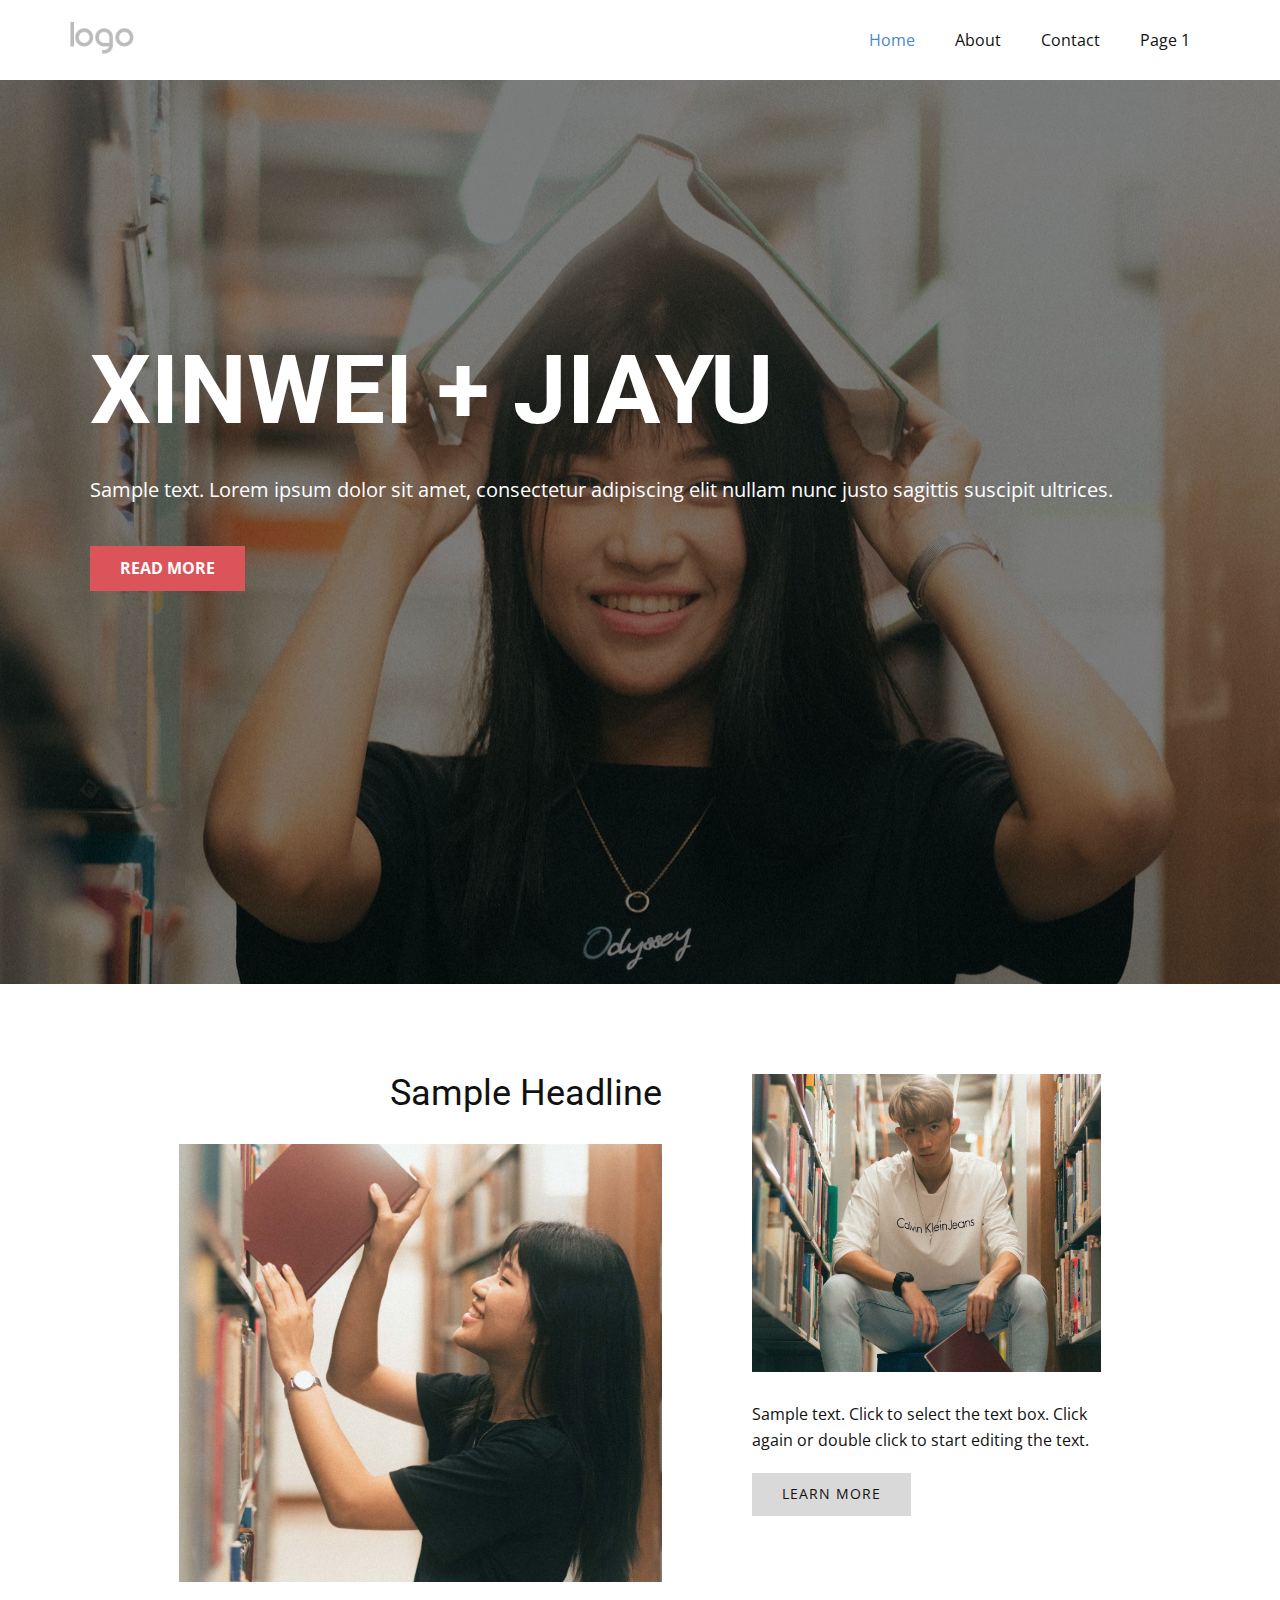
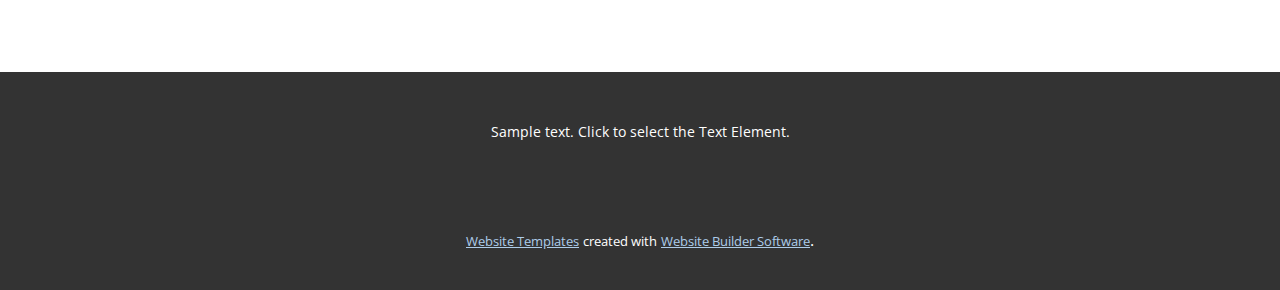
<file: index.html>
<!DOCTYPE html>
<html style="font-size: 16px;" lang="en"><head>
    <meta name="viewport" content="width=device-width, initial-scale=1.0">
    <meta charset="utf-8">
    <meta name="keywords" content="XINWEI + JIAYU">
    <meta name="description" content="">
    <title>Home</title>
    <link rel="stylesheet" href="nicepage.css" media="screen">
<link rel="stylesheet" href="Home.css" media="screen">
    <script class="u-script" type="text/javascript" src="jquery.js" defer=""></script>
    <script class="u-script" type="text/javascript" src="nicepage.js" defer=""></script>
    <meta name="generator" content="Nicepage 4.20.1, nicepage.com">
    <link id="u-theme-google-font" rel="stylesheet" href="https://fonts.googleapis.com/css?family=Roboto:100,100i,300,300i,400,400i,500,500i,700,700i,900,900i|Open+Sans:300,300i,400,400i,500,500i,600,600i,700,700i,800,800i">
    
    
    
    <script type="application/ld+json">{
		"@context": "http://schema.org",
		"@type": "Organization",
		"name": "",
		"logo": "images/default-logo.png"
}</script>
    <meta name="theme-color" content="#478ac9">
    <meta property="og:title" content="Home">
    <meta property="og:type" content="website">
  </head>
  <body data-home-page="Home.html" data-home-page-title="Home" class="u-body u-xl-mode" data-lang="en"><header class="u-clearfix u-header u-header" id="sec-844d"><div class="u-clearfix u-sheet u-valign-middle u-sheet-1">
        <a href="https://nicepage.com" class="u-image u-logo u-image-1">
          <img src="images/default-logo.png" class="u-logo-image u-logo-image-1">
        </a>
        <nav class="u-menu u-menu-dropdown u-offcanvas u-menu-1">
          <div class="menu-collapse" style="font-size: 1rem; letter-spacing: 0px;">
            <a class="u-button-style u-custom-left-right-menu-spacing u-custom-padding-bottom u-custom-top-bottom-menu-spacing u-nav-link u-text-active-palette-1-base u-text-hover-palette-2-base" href="#">
              <svg class="u-svg-link" viewBox="0 0 24 24"><use xmlns:xlink="http://www.w3.org/1999/xlink" xlink:href="#menu-hamburger"></use></svg>
              <svg class="u-svg-content" version="1.1" id="menu-hamburger" viewBox="0 0 16 16" x="0px" y="0px" xmlns:xlink="http://www.w3.org/1999/xlink" xmlns="http://www.w3.org/2000/svg"><g><rect y="1" width="16" height="2"></rect><rect y="7" width="16" height="2"></rect><rect y="13" width="16" height="2"></rect>
</g></svg>
            </a>
          </div>
          <div class="u-nav-container">
            <ul class="u-nav u-unstyled u-nav-1"><li class="u-nav-item"><a class="u-button-style u-nav-link u-text-active-palette-1-base u-text-hover-palette-2-base" href="Home.html" style="padding: 10px 20px;">Home</a>
</li><li class="u-nav-item"><a class="u-button-style u-nav-link u-text-active-palette-1-base u-text-hover-palette-2-base" href="About.html" style="padding: 10px 20px;">About</a>
</li><li class="u-nav-item"><a class="u-button-style u-nav-link u-text-active-palette-1-base u-text-hover-palette-2-base" href="Contact.html" style="padding: 10px 20px;">Contact</a>
</li><li class="u-nav-item"><a class="u-button-style u-nav-link u-text-active-palette-1-base u-text-hover-palette-2-base" href="Page-1.html" style="padding: 10px 20px;">Page 1</a>
</li></ul>
          </div>
          <div class="u-nav-container-collapse">
            <div class="u-black u-container-style u-inner-container-layout u-opacity u-opacity-95 u-sidenav">
              <div class="u-inner-container-layout u-sidenav-overflow">
                <div class="u-menu-close"></div>
                <ul class="u-align-center u-nav u-popupmenu-items u-unstyled u-nav-2"><li class="u-nav-item"><a class="u-button-style u-nav-link" href="Home.html">Home</a>
</li><li class="u-nav-item"><a class="u-button-style u-nav-link" href="About.html">About</a>
</li><li class="u-nav-item"><a class="u-button-style u-nav-link" href="Contact.html">Contact</a>
</li><li class="u-nav-item"><a class="u-button-style u-nav-link" href="Page-1.html">Page 1</a>
</li></ul>
              </div>
            </div>
            <div class="u-black u-menu-overlay u-opacity u-opacity-70"></div>
          </div>
        </nav>
      </div></header>
    <section class="u-align-left u-clearfix u-image u-shading u-section-1" src="" id="sec-dbdb" data-image-width="3781" data-image-height="5671">
      <div class="u-clearfix u-sheet u-sheet-1">
        <h1 class="u-text u-text-default u-title u-text-1">XINWEI + JIAYU</h1>
        <p class="u-large-text u-text u-text-variant u-text-2">Sample text. Lorem ipsum dolor sit amet, consectetur adipiscing elit nullam nunc justo sagittis suscipit ultrices.</p>
        <a href="#" class="u-btn u-button-style u-palette-2-base u-btn-1">Read More</a>
      </div>
    </section>
    <section class="u-clearfix u-section-2" id="sec-6935">
      <div class="u-clearfix u-sheet u-valign-middle u-sheet-1">
        <div class="u-clearfix u-gutter-30 u-layout-wrap u-layout-wrap-1">
          <div class="u-layout">
            <div class="u-layout-row">
              <div class="u-align-left-sm u-align-left-xs u-align-right-lg u-align-right-md u-align-right-xl u-container-style u-layout-cell u-left-cell u-size-34 u-layout-cell-1">
                <div class="u-container-layout u-valign-bottom u-container-layout-1">
                  <h2 class="u-text u-text-default u-text-1">Sample Headline</h2>
                  <img alt="" class="u-align-left u-expanded-width u-image u-image-1" data-image-width="4160" data-image-height="6240" src="images/DSCF3267.jpg">
                </div>
              </div>
              <div class="u-align-left u-container-style u-layout-cell u-right-cell u-size-26 u-layout-cell-2">
                <div class="u-container-layout u-valign-top u-container-layout-2">
                  <img alt="" class="u-align-left u-expanded-width u-image u-image-2" data-image-width="3801" data-image-height="5702" src="images/DSCF3368.jpg">
                  <p class="u-text u-text-2">Sample text. Click to select the text box. Click again or double click to start editing the text.</p>
                  <a href="" class="u-btn u-button-style u-grey-15 u-btn-1">learn more</a>
                </div>
              </div>
            </div>
          </div>
        </div>
      </div>
    </section>
    
    
    <footer class="u-align-center u-clearfix u-footer u-grey-80 u-footer" id="sec-3393"><div class="u-clearfix u-sheet u-sheet-1">
        <p class="u-small-text u-text u-text-variant u-text-1">Sample text. Click to select the Text Element.</p>
      </div></footer>
    <section class="u-backlink u-clearfix u-grey-80">
      <a class="u-link" href="https://nicepage.com/website-templates" target="_blank">
        <span>Website Templates</span>
      </a>
      <p class="u-text">
        <span>created with</span>
      </p>
      <a class="u-link" href="" target="_blank">
        <span>Website Builder Software</span>
      </a>. 
    </section>
  
</body></html>
</file>
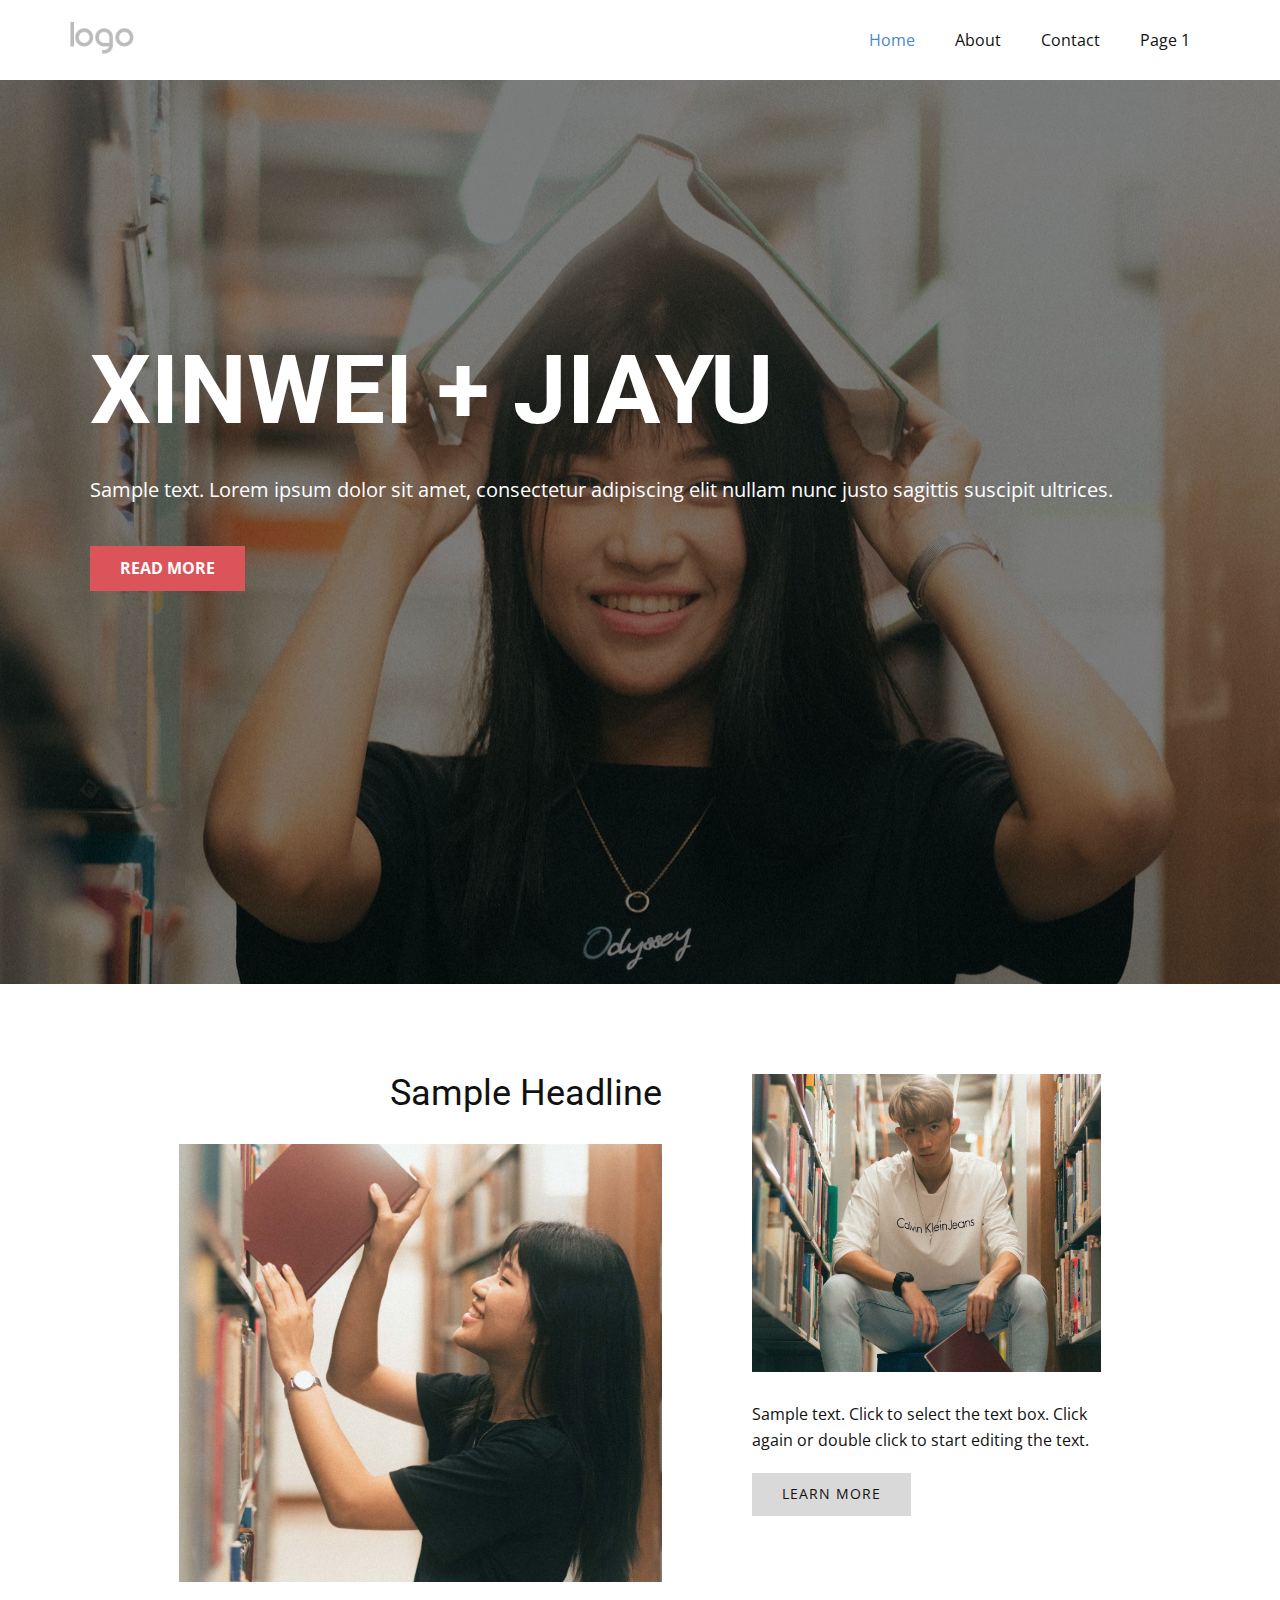
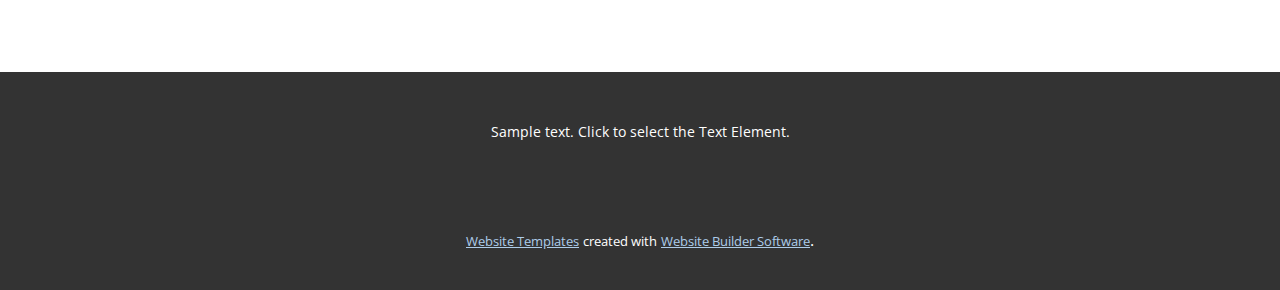
<file: Home.html>
<!DOCTYPE html>
<html style="font-size: 16px;" lang="en"><head>
    <meta name="viewport" content="width=device-width, initial-scale=1.0">
    <meta charset="utf-8">
    <meta name="keywords" content="XINWEI + JIAYU">
    <meta name="description" content="">
    <title>Home</title>
    <link rel="stylesheet" href="nicepage.css" media="screen">
<link rel="stylesheet" href="Home.css" media="screen">
    <script class="u-script" type="text/javascript" src="jquery.js" defer=""></script>
    <script class="u-script" type="text/javascript" src="nicepage.js" defer=""></script>
    <meta name="generator" content="Nicepage 4.20.1, nicepage.com">
    <link id="u-theme-google-font" rel="stylesheet" href="https://fonts.googleapis.com/css?family=Roboto:100,100i,300,300i,400,400i,500,500i,700,700i,900,900i|Open+Sans:300,300i,400,400i,500,500i,600,600i,700,700i,800,800i">
    
    
    
    <script type="application/ld+json">{
		"@context": "http://schema.org",
		"@type": "Organization",
		"name": "",
		"logo": "images/default-logo.png"
}</script>
    <meta name="theme-color" content="#478ac9">
    <meta property="og:title" content="Home">
    <meta property="og:type" content="website">
  </head>
  <body class="u-body u-xl-mode" data-lang="en"><header class="u-clearfix u-header u-header" id="sec-844d"><div class="u-clearfix u-sheet u-valign-middle u-sheet-1">
        <a href="https://nicepage.com" class="u-image u-logo u-image-1">
          <img src="images/default-logo.png" class="u-logo-image u-logo-image-1">
        </a>
        <nav class="u-menu u-menu-dropdown u-offcanvas u-menu-1">
          <div class="menu-collapse" style="font-size: 1rem; letter-spacing: 0px;">
            <a class="u-button-style u-custom-left-right-menu-spacing u-custom-padding-bottom u-custom-top-bottom-menu-spacing u-nav-link u-text-active-palette-1-base u-text-hover-palette-2-base" href="#">
              <svg class="u-svg-link" viewBox="0 0 24 24"><use xmlns:xlink="http://www.w3.org/1999/xlink" xlink:href="#menu-hamburger"></use></svg>
              <svg class="u-svg-content" version="1.1" id="menu-hamburger" viewBox="0 0 16 16" x="0px" y="0px" xmlns:xlink="http://www.w3.org/1999/xlink" xmlns="http://www.w3.org/2000/svg"><g><rect y="1" width="16" height="2"></rect><rect y="7" width="16" height="2"></rect><rect y="13" width="16" height="2"></rect>
</g></svg>
            </a>
          </div>
          <div class="u-nav-container">
            <ul class="u-nav u-unstyled u-nav-1"><li class="u-nav-item"><a class="u-button-style u-nav-link u-text-active-palette-1-base u-text-hover-palette-2-base" href="Home.html" style="padding: 10px 20px;">Home</a>
</li><li class="u-nav-item"><a class="u-button-style u-nav-link u-text-active-palette-1-base u-text-hover-palette-2-base" href="About.html" style="padding: 10px 20px;">About</a>
</li><li class="u-nav-item"><a class="u-button-style u-nav-link u-text-active-palette-1-base u-text-hover-palette-2-base" href="Contact.html" style="padding: 10px 20px;">Contact</a>
</li><li class="u-nav-item"><a class="u-button-style u-nav-link u-text-active-palette-1-base u-text-hover-palette-2-base" href="Page-1.html" style="padding: 10px 20px;">Page 1</a>
</li></ul>
          </div>
          <div class="u-nav-container-collapse">
            <div class="u-black u-container-style u-inner-container-layout u-opacity u-opacity-95 u-sidenav">
              <div class="u-inner-container-layout u-sidenav-overflow">
                <div class="u-menu-close"></div>
                <ul class="u-align-center u-nav u-popupmenu-items u-unstyled u-nav-2"><li class="u-nav-item"><a class="u-button-style u-nav-link" href="Home.html">Home</a>
</li><li class="u-nav-item"><a class="u-button-style u-nav-link" href="About.html">About</a>
</li><li class="u-nav-item"><a class="u-button-style u-nav-link" href="Contact.html">Contact</a>
</li><li class="u-nav-item"><a class="u-button-style u-nav-link" href="Page-1.html">Page 1</a>
</li></ul>
              </div>
            </div>
            <div class="u-black u-menu-overlay u-opacity u-opacity-70"></div>
          </div>
        </nav>
      </div></header>
    <section class="u-align-left u-clearfix u-image u-shading u-section-1" src="" id="sec-dbdb" data-image-width="3781" data-image-height="5671">
      <div class="u-clearfix u-sheet u-sheet-1">
        <h1 class="u-text u-text-default u-title u-text-1">XINWEI + JIAYU</h1>
        <p class="u-large-text u-text u-text-variant u-text-2">Sample text. Lorem ipsum dolor sit amet, consectetur adipiscing elit nullam nunc justo sagittis suscipit ultrices.</p>
        <a href="#" class="u-btn u-button-style u-palette-2-base u-btn-1">Read More</a>
      </div>
    </section>
    <section class="u-clearfix u-section-2" id="sec-6935">
      <div class="u-clearfix u-sheet u-valign-middle u-sheet-1">
        <div class="u-clearfix u-gutter-30 u-layout-wrap u-layout-wrap-1">
          <div class="u-layout">
            <div class="u-layout-row">
              <div class="u-align-left-sm u-align-left-xs u-align-right-lg u-align-right-md u-align-right-xl u-container-style u-layout-cell u-left-cell u-size-34 u-layout-cell-1">
                <div class="u-container-layout u-valign-bottom u-container-layout-1">
                  <h2 class="u-text u-text-default u-text-1">Sample Headline</h2>
                  <img alt="" class="u-align-left u-expanded-width u-image u-image-1" data-image-width="4160" data-image-height="6240" src="images/DSCF3267.jpg">
                </div>
              </div>
              <div class="u-align-left u-container-style u-layout-cell u-right-cell u-size-26 u-layout-cell-2">
                <div class="u-container-layout u-valign-top u-container-layout-2">
                  <img alt="" class="u-align-left u-expanded-width u-image u-image-2" data-image-width="3801" data-image-height="5702" src="images/DSCF3368.jpg">
                  <p class="u-text u-text-2">Sample text. Click to select the text box. Click again or double click to start editing the text.</p>
                  <a href="" class="u-btn u-button-style u-grey-15 u-btn-1">learn more</a>
                </div>
              </div>
            </div>
          </div>
        </div>
      </div>
    </section>
    
    
    <footer class="u-align-center u-clearfix u-footer u-grey-80 u-footer" id="sec-3393"><div class="u-clearfix u-sheet u-sheet-1">
        <p class="u-small-text u-text u-text-variant u-text-1">Sample text. Click to select the Text Element.</p>
      </div></footer>
    <section class="u-backlink u-clearfix u-grey-80">
      <a class="u-link" href="https://nicepage.com/website-templates" target="_blank">
        <span>Website Templates</span>
      </a>
      <p class="u-text">
        <span>created with</span>
      </p>
      <a class="u-link" href="" target="_blank">
        <span>Website Builder Software</span>
      </a>. 
    </section>
  
</body></html>
</file>
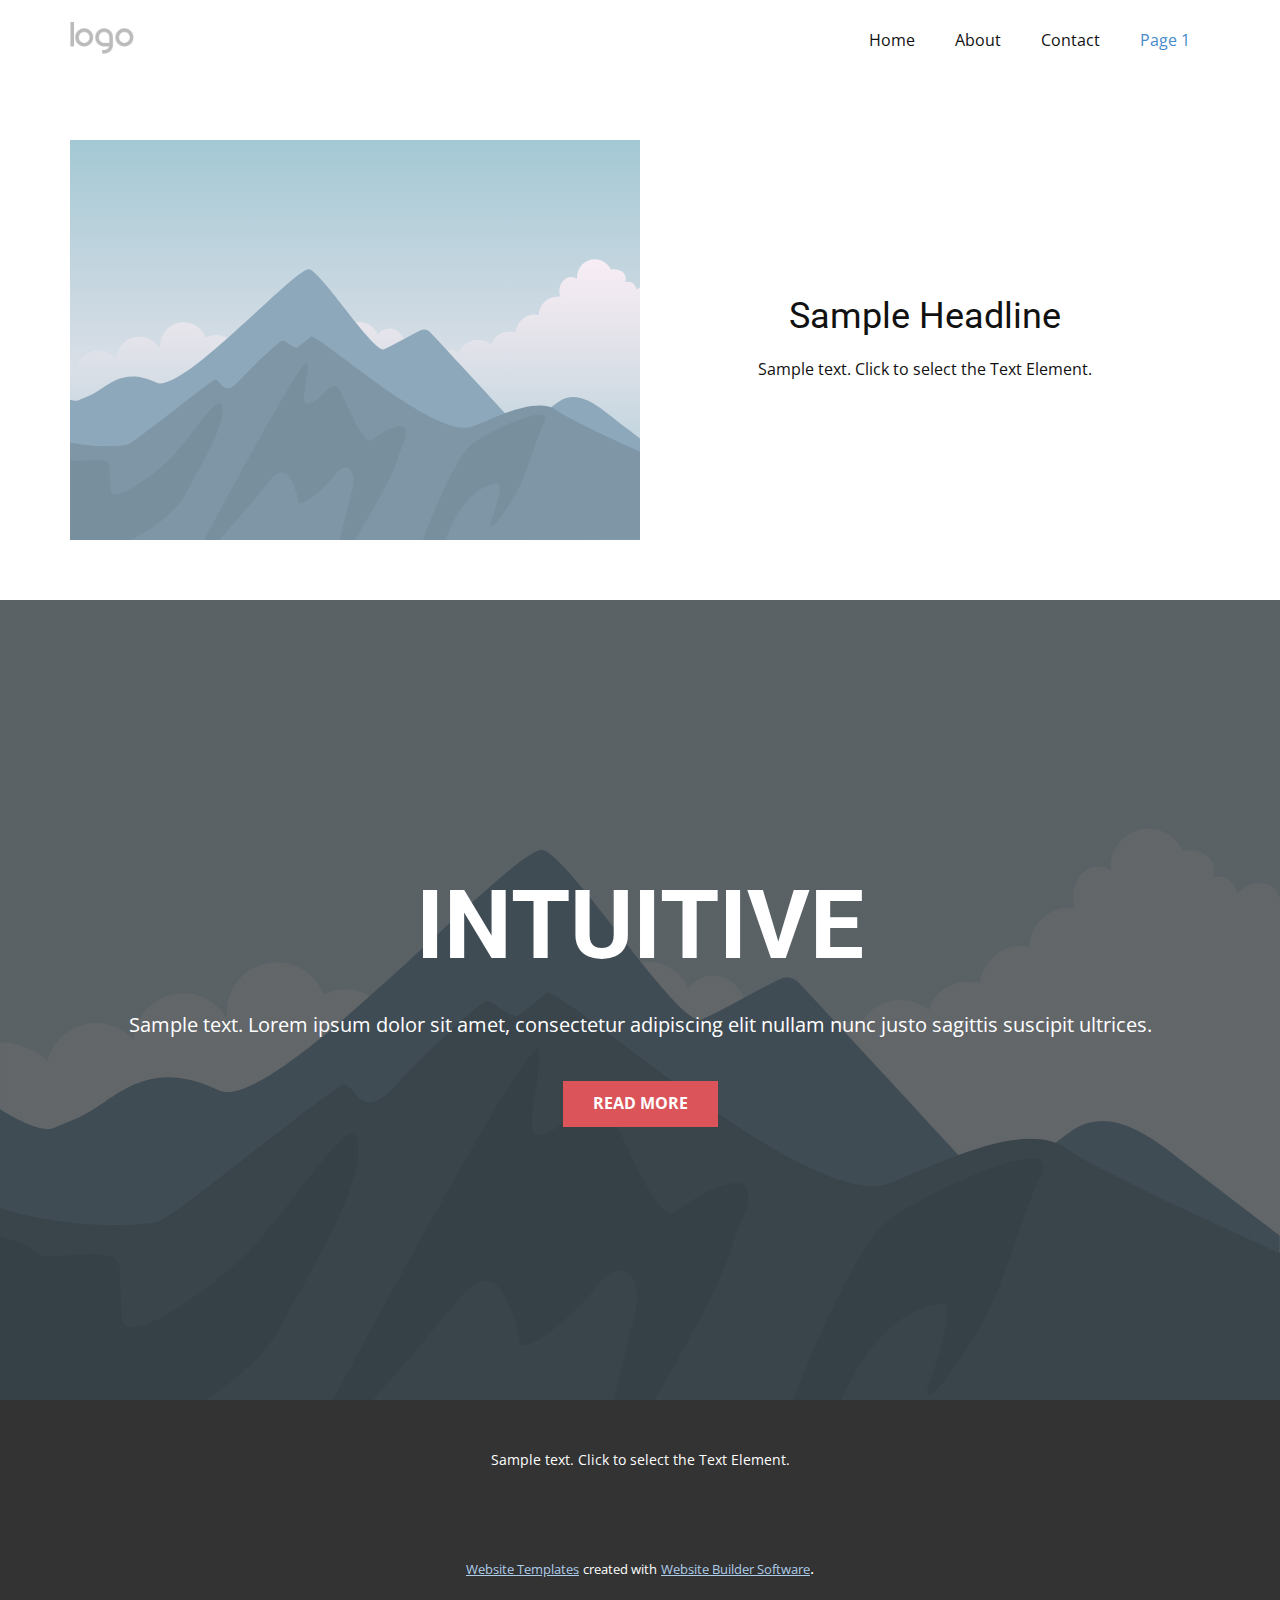
<file: Page-1.html>
<!DOCTYPE html>
<html style="font-size: 16px;" lang="en"><head>
    <meta name="viewport" content="width=device-width, initial-scale=1.0">
    <meta charset="utf-8">
    <meta name="keywords" content="INTUITIVE">
    <meta name="description" content="">
    <title>Page 1</title>
    <link rel="stylesheet" href="nicepage.css" media="screen">
<link rel="stylesheet" href="Page-1.css" media="screen">
    <script class="u-script" type="text/javascript" src="jquery.js" defer=""></script>
    <script class="u-script" type="text/javascript" src="nicepage.js" defer=""></script>
    <meta name="generator" content="Nicepage 4.20.1, nicepage.com">
    <link id="u-theme-google-font" rel="stylesheet" href="https://fonts.googleapis.com/css?family=Roboto:100,100i,300,300i,400,400i,500,500i,700,700i,900,900i|Open+Sans:300,300i,400,400i,500,500i,600,600i,700,700i,800,800i">
    
    
    
    <script type="application/ld+json">{
		"@context": "http://schema.org",
		"@type": "Organization",
		"name": "",
		"logo": "images/default-logo.png"
}</script>
    <meta name="theme-color" content="#478ac9">
    <meta property="og:title" content="Page 1">
    <meta property="og:type" content="website">
  </head>
  <body class="u-body u-xl-mode" data-lang="en"><header class="u-clearfix u-header u-header" id="sec-844d"><div class="u-clearfix u-sheet u-valign-middle u-sheet-1">
        <a href="https://nicepage.com" class="u-image u-logo u-image-1">
          <img src="images/default-logo.png" class="u-logo-image u-logo-image-1">
        </a>
        <nav class="u-menu u-menu-dropdown u-offcanvas u-menu-1">
          <div class="menu-collapse" style="font-size: 1rem; letter-spacing: 0px;">
            <a class="u-button-style u-custom-left-right-menu-spacing u-custom-padding-bottom u-custom-top-bottom-menu-spacing u-nav-link u-text-active-palette-1-base u-text-hover-palette-2-base" href="#">
              <svg class="u-svg-link" viewBox="0 0 24 24"><use xmlns:xlink="http://www.w3.org/1999/xlink" xlink:href="#menu-hamburger"></use></svg>
              <svg class="u-svg-content" version="1.1" id="menu-hamburger" viewBox="0 0 16 16" x="0px" y="0px" xmlns:xlink="http://www.w3.org/1999/xlink" xmlns="http://www.w3.org/2000/svg"><g><rect y="1" width="16" height="2"></rect><rect y="7" width="16" height="2"></rect><rect y="13" width="16" height="2"></rect>
</g></svg>
            </a>
          </div>
          <div class="u-nav-container">
            <ul class="u-nav u-unstyled u-nav-1"><li class="u-nav-item"><a class="u-button-style u-nav-link u-text-active-palette-1-base u-text-hover-palette-2-base" href="Home.html" style="padding: 10px 20px;">Home</a>
</li><li class="u-nav-item"><a class="u-button-style u-nav-link u-text-active-palette-1-base u-text-hover-palette-2-base" href="About.html" style="padding: 10px 20px;">About</a>
</li><li class="u-nav-item"><a class="u-button-style u-nav-link u-text-active-palette-1-base u-text-hover-palette-2-base" href="Contact.html" style="padding: 10px 20px;">Contact</a>
</li><li class="u-nav-item"><a class="u-button-style u-nav-link u-text-active-palette-1-base u-text-hover-palette-2-base" href="Page-1.html" style="padding: 10px 20px;">Page 1</a>
</li></ul>
          </div>
          <div class="u-nav-container-collapse">
            <div class="u-black u-container-style u-inner-container-layout u-opacity u-opacity-95 u-sidenav">
              <div class="u-inner-container-layout u-sidenav-overflow">
                <div class="u-menu-close"></div>
                <ul class="u-align-center u-nav u-popupmenu-items u-unstyled u-nav-2"><li class="u-nav-item"><a class="u-button-style u-nav-link" href="Home.html">Home</a>
</li><li class="u-nav-item"><a class="u-button-style u-nav-link" href="About.html">About</a>
</li><li class="u-nav-item"><a class="u-button-style u-nav-link" href="Contact.html">Contact</a>
</li><li class="u-nav-item"><a class="u-button-style u-nav-link" href="Page-1.html">Page 1</a>
</li></ul>
              </div>
            </div>
            <div class="u-black u-menu-overlay u-opacity u-opacity-70"></div>
          </div>
        </nav>
      </div></header>
    <section class="u-clearfix u-section-1" id="sec-fd9c">
      <div class="u-clearfix u-sheet u-sheet-1">
        <div class="u-clearfix u-expanded-width u-layout-wrap u-layout-wrap-1">
          <div class="u-layout">
            <div class="u-layout-row">
              <div class="u-container-style u-image u-layout-cell u-size-30 u-image-1" data-image-width="400" data-image-height="265">
                <div class="u-container-layout u-container-layout-1"></div>
              </div>
              <div class="u-container-align-center u-container-style u-layout-cell u-size-30 u-layout-cell-2">
                <div class="u-container-layout u-valign-middle u-container-layout-2">
                  <h2 class="u-text u-text-default u-text-1">Sample Headline</h2>
                  <p class="u-text u-text-default u-text-2">Sample text. Click to select the Text Element.</p>
                </div>
              </div>
            </div>
          </div>
        </div>
      </div>
    </section>
    <section class="u-align-center u-clearfix u-image u-shading u-section-2" src="" data-image-width="256" data-image-height="256" id="sec-30d8">
      <div class="u-clearfix u-sheet u-valign-middle u-sheet-1">
        <h1 class="u-text u-text-default u-title u-text-1">INTUITIVE</h1>
        <p class="u-large-text u-text u-text-default u-text-variant u-text-2">Sample text. Lorem ipsum dolor sit amet, consectetur adipiscing elit nullam nunc justo sagittis suscipit ultrices.</p>
        <a href="#" class="u-btn u-button-style u-palette-2-base u-btn-1">Read More</a>
      </div>
    </section>
    
    
    <footer class="u-align-center u-clearfix u-footer u-grey-80 u-footer" id="sec-3393"><div class="u-clearfix u-sheet u-sheet-1">
        <p class="u-small-text u-text u-text-variant u-text-1">Sample text. Click to select the Text Element.</p>
      </div></footer>
    <section class="u-backlink u-clearfix u-grey-80">
      <a class="u-link" href="https://nicepage.com/website-templates" target="_blank">
        <span>Website Templates</span>
      </a>
      <p class="u-text">
        <span>created with</span>
      </p>
      <a class="u-link" href="" target="_blank">
        <span>Website Builder Software</span>
      </a>. 
    </section>
  
</body></html>
</file>
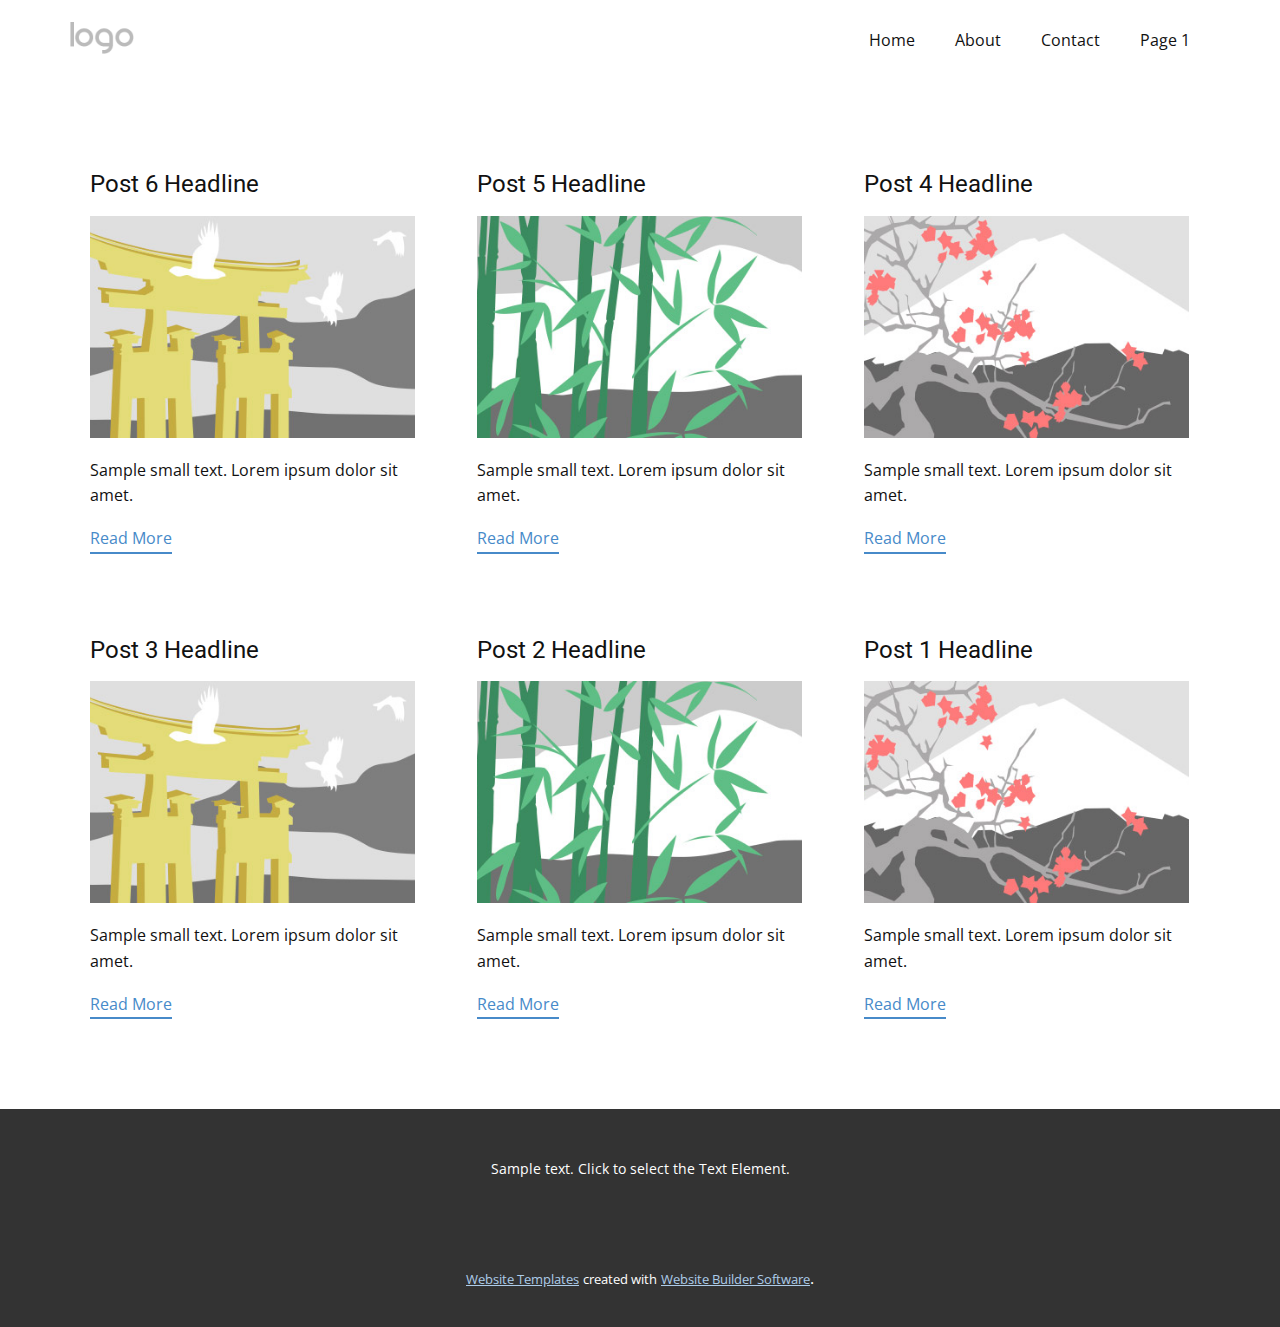
<file: blog/blog.html>
<!DOCTYPE html>
<html style="font-size: 16px;" lang="en"><head>
    <meta name="viewport" content="width=device-width, initial-scale=1.0">
    <meta charset="utf-8">
    <meta name="keywords" content="">
    <meta name="description" content="">
    <title>Blog Template</title>
    <link rel="stylesheet" href="../nicepage.css" media="screen">
<link rel="stylesheet" href="../Blog-Template.css" media="screen">
    <script class="u-script" type="text/javascript" src="../jquery.js" defer=""></script>
    <script class="u-script" type="text/javascript" src="../nicepage.js" defer=""></script>
    <meta name="generator" content="Nicepage 4.20.1, nicepage.com">
    <link id="u-theme-google-font" rel="stylesheet" href="https://fonts.googleapis.com/css?family=Roboto:100,100i,300,300i,400,400i,500,500i,700,700i,900,900i|Open+Sans:300,300i,400,400i,500,500i,600,600i,700,700i,800,800i">
    
    
    <script type="application/ld+json">{
		"@context": "http://schema.org",
		"@type": "Organization",
		"name": "",
		"logo": "images/default-logo.png"
}</script>
    <meta name="theme-color" content="#478ac9">
  </head>
  <body class="u-body u-xl-mode" data-lang="en"><header class="u-clearfix u-header u-header" id="sec-844d"><div class="u-clearfix u-sheet u-valign-middle u-sheet-1">
        <a href="https://nicepage.com" class="u-image u-logo u-image-1">
          <img src="../images/default-logo.png" class="u-logo-image u-logo-image-1">
        </a>
        <nav class="u-menu u-menu-dropdown u-offcanvas u-menu-1">
          <div class="menu-collapse" style="font-size: 1rem; letter-spacing: 0px;">
            <a class="u-button-style u-custom-left-right-menu-spacing u-custom-padding-bottom u-custom-top-bottom-menu-spacing u-nav-link u-text-active-palette-1-base u-text-hover-palette-2-base" href="#">
              <svg class="u-svg-link" viewBox="0 0 24 24"><use xmlns:xlink="http://www.w3.org/1999/xlink" xlink:href="#menu-hamburger"></use></svg>
              <svg class="u-svg-content" version="1.1" id="menu-hamburger" viewBox="0 0 16 16" x="0px" y="0px" xmlns:xlink="http://www.w3.org/1999/xlink" xmlns="http://www.w3.org/2000/svg"><g><rect y="1" width="16" height="2"></rect><rect y="7" width="16" height="2"></rect><rect y="13" width="16" height="2"></rect>
</g></svg>
            </a>
          </div>
          <div class="u-nav-container">
            <ul class="u-nav u-unstyled u-nav-1"><li class="u-nav-item"><a class="u-button-style u-nav-link u-text-active-palette-1-base u-text-hover-palette-2-base" href="../Home.html" style="padding: 10px 20px;">Home</a>
</li><li class="u-nav-item"><a class="u-button-style u-nav-link u-text-active-palette-1-base u-text-hover-palette-2-base" href="../About.html" style="padding: 10px 20px;">About</a>
</li><li class="u-nav-item"><a class="u-button-style u-nav-link u-text-active-palette-1-base u-text-hover-palette-2-base" href="../Contact.html" style="padding: 10px 20px;">Contact</a>
</li><li class="u-nav-item"><a class="u-button-style u-nav-link u-text-active-palette-1-base u-text-hover-palette-2-base" href="../Page-1.html" style="padding: 10px 20px;">Page 1</a>
</li></ul>
          </div>
          <div class="u-nav-container-collapse">
            <div class="u-black u-container-style u-inner-container-layout u-opacity u-opacity-95 u-sidenav">
              <div class="u-inner-container-layout u-sidenav-overflow">
                <div class="u-menu-close"></div>
                <ul class="u-align-center u-nav u-popupmenu-items u-unstyled u-nav-2"><li class="u-nav-item"><a class="u-button-style u-nav-link" href="../Home.html">Home</a>
</li><li class="u-nav-item"><a class="u-button-style u-nav-link" href="../About.html">About</a>
</li><li class="u-nav-item"><a class="u-button-style u-nav-link" href="../Contact.html">Contact</a>
</li><li class="u-nav-item"><a class="u-button-style u-nav-link" href="../Page-1.html">Page 1</a>
</li></ul>
              </div>
            </div>
            <div class="u-black u-menu-overlay u-opacity u-opacity-70"></div>
          </div>
        </nav>
      </div></header>
    <section class="u-clearfix u-section-1" id="sec-9dc2">
      <div class="u-clearfix u-sheet u-valign-middle u-sheet-1"><!--blog--><!--blog_options_json--><!--{"type":"Recent","source":"","tags":"","count":""}--><!--/blog_options_json-->
        <div class="u-blog u-expanded-width u-repeater u-repeater-1"><!--blog_post-->
          <div class="u-blog-post u-container-style u-repeater-item u-white u-repeater-item-1">
            <div class="u-container-layout u-similar-container u-valign-top u-container-layout-1"><!--blog_post_header-->
              <h4 class="u-blog-control u-text u-text-1">
                <a class="u-post-header-link" href="../blog/post-5.html">Post 6 Headline</a>
              </h4><!--/blog_post_header--><!--blog_post_image-->
              <a class="u-post-header-link" href="../blog/post-5.html"><img alt="" class="u-blog-control u-expanded-width u-image u-image-default u-image-1" src="../images/8ad73f3c.jpeg"></a><!--/blog_post_image--><!--blog_post_content-->
              <div class="u-blog-control u-post-content u-text u-text-2 fr-view">Sample small text. Lorem ipsum dolor sit amet.</div><!--/blog_post_content--><!--blog_post_readmore-->
              <a href="../blog/post-5.html" class="u-blog-control u-border-2 u-border-palette-1-base u-btn u-btn-rectangle u-button-style u-none u-btn-1"><!--blog_post_readmore_content--><!--options_json--><!--{"content":"","defaultValue":"Read More"}--><!--/options_json-->Read More<!--/blog_post_readmore_content--></a><!--/blog_post_readmore-->
            </div>
          </div><div class="u-blog-post u-container-style u-repeater-item u-video-cover u-white">
            <div class="u-container-layout u-similar-container u-valign-top u-container-layout-2"><!--blog_post_header-->
              <h4 class="u-blog-control u-text u-text-3">
                <a class="u-post-header-link" href="../blog/post-4.html">Post 5 Headline</a>
              </h4><!--/blog_post_header--><!--blog_post_image-->
              <a class="u-post-header-link" href="../blog/post-4.html"><img alt="" class="u-blog-control u-expanded-width u-image u-image-default u-image-2" src="../images/68f64b9d.jpeg"></a><!--/blog_post_image--><!--blog_post_content-->
              <div class="u-blog-control u-post-content u-text u-text-4 fr-view">Sample small text. Lorem ipsum dolor sit amet.</div><!--/blog_post_content--><!--blog_post_readmore-->
              <a href="../blog/post-4.html" class="u-blog-control u-border-2 u-border-palette-1-base u-btn u-btn-rectangle u-button-style u-none u-btn-2"><!--blog_post_readmore_content--><!--options_json--><!--{"content":"","defaultValue":"Read More"}--><!--/options_json-->Read More<!--/blog_post_readmore_content--></a><!--/blog_post_readmore-->
            </div>
          </div><div class="u-blog-post u-container-style u-repeater-item u-video-cover u-white">
            <div class="u-container-layout u-similar-container u-valign-top u-container-layout-3"><!--blog_post_header-->
              <h4 class="u-blog-control u-text u-text-5">
                <a class="u-post-header-link" href="../blog/post-3.html">Post 4 Headline</a>
              </h4><!--/blog_post_header--><!--blog_post_image-->
              <a class="u-post-header-link" href="../blog/post-3.html"><img alt="" class="u-blog-control u-expanded-width u-image u-image-default u-image-3" src="../images/0fd3416c.jpeg"></a><!--/blog_post_image--><!--blog_post_content-->
              <div class="u-blog-control u-post-content u-text u-text-6 fr-view">Sample small text. Lorem ipsum dolor sit amet.</div><!--/blog_post_content--><!--blog_post_readmore-->
              <a href="../blog/post-3.html" class="u-blog-control u-border-2 u-border-palette-1-base u-btn u-btn-rectangle u-button-style u-none u-btn-3"><!--blog_post_readmore_content--><!--options_json--><!--{"content":"","defaultValue":"Read More"}--><!--/options_json-->Read More<!--/blog_post_readmore_content--></a><!--/blog_post_readmore-->
            </div>
          </div><div class="u-blog-post u-container-style u-repeater-item u-white u-repeater-item-1">
            <div class="u-container-layout u-similar-container u-valign-top u-container-layout-1"><!--blog_post_header-->
              <h4 class="u-blog-control u-text u-text-1">
                <a class="u-post-header-link" href="../blog/post-2.html">Post 3 Headline</a>
              </h4><!--/blog_post_header--><!--blog_post_image-->
              <a class="u-post-header-link" href="../blog/post-2.html"><img alt="" class="u-blog-control u-expanded-width u-image u-image-default u-image-1" src="../images/8ad73f3c.jpeg"></a><!--/blog_post_image--><!--blog_post_content-->
              <div class="u-blog-control u-post-content u-text u-text-2 fr-view">Sample small text. Lorem ipsum dolor sit amet.</div><!--/blog_post_content--><!--blog_post_readmore-->
              <a href="../blog/post-2.html" class="u-blog-control u-border-2 u-border-palette-1-base u-btn u-btn-rectangle u-button-style u-none u-btn-1"><!--blog_post_readmore_content--><!--options_json--><!--{"content":"","defaultValue":"Read More"}--><!--/options_json-->Read More<!--/blog_post_readmore_content--></a><!--/blog_post_readmore-->
            </div>
          </div><div class="u-blog-post u-container-style u-repeater-item u-video-cover u-white">
            <div class="u-container-layout u-similar-container u-valign-top u-container-layout-2"><!--blog_post_header-->
              <h4 class="u-blog-control u-text u-text-3">
                <a class="u-post-header-link" href="../blog/post-1.html">Post 2 Headline</a>
              </h4><!--/blog_post_header--><!--blog_post_image-->
              <a class="u-post-header-link" href="../blog/post-1.html"><img alt="" class="u-blog-control u-expanded-width u-image u-image-default u-image-2" src="../images/68f64b9d.jpeg"></a><!--/blog_post_image--><!--blog_post_content-->
              <div class="u-blog-control u-post-content u-text u-text-4 fr-view">Sample small text. Lorem ipsum dolor sit amet.</div><!--/blog_post_content--><!--blog_post_readmore-->
              <a href="../blog/post-1.html" class="u-blog-control u-border-2 u-border-palette-1-base u-btn u-btn-rectangle u-button-style u-none u-btn-2"><!--blog_post_readmore_content--><!--options_json--><!--{"content":"","defaultValue":"Read More"}--><!--/options_json-->Read More<!--/blog_post_readmore_content--></a><!--/blog_post_readmore-->
            </div>
          </div><div class="u-blog-post u-container-style u-repeater-item u-video-cover u-white">
            <div class="u-container-layout u-similar-container u-valign-top u-container-layout-3"><!--blog_post_header-->
              <h4 class="u-blog-control u-text u-text-5">
                <a class="u-post-header-link" href="../blog/post.html">Post 1 Headline</a>
              </h4><!--/blog_post_header--><!--blog_post_image-->
              <a class="u-post-header-link" href="../blog/post.html"><img alt="" class="u-blog-control u-expanded-width u-image u-image-default u-image-3" src="../images/0fd3416c.jpeg"></a><!--/blog_post_image--><!--blog_post_content-->
              <div class="u-blog-control u-post-content u-text u-text-6 fr-view">Sample small text. Lorem ipsum dolor sit amet.</div><!--/blog_post_content--><!--blog_post_readmore-->
              <a href="../blog/post.html" class="u-blog-control u-border-2 u-border-palette-1-base u-btn u-btn-rectangle u-button-style u-none u-btn-3"><!--blog_post_readmore_content--><!--options_json--><!--{"content":"","defaultValue":"Read More"}--><!--/options_json-->Read More<!--/blog_post_readmore_content--></a><!--/blog_post_readmore-->
            </div>
          </div><!--/blog_post--><!--blog_post-->
          <!--/blog_post--><!--blog_post-->
          <!--/blog_post-->
        </div><!--/blog-->
      </div>
    </section>
    
    
    <footer class="u-align-center u-clearfix u-footer u-grey-80 u-footer" id="sec-3393"><div class="u-clearfix u-sheet u-sheet-1">
        <p class="u-small-text u-text u-text-variant u-text-1">Sample text. Click to select the Text Element.</p>
      </div></footer>
    <section class="u-backlink u-clearfix u-grey-80">
      <a class="u-link" href="https://nicepage.com/website-templates" target="_blank">
        <span>Website Templates</span>
      </a>
      <p class="u-text">
        <span>created with</span>
      </p>
      <a class="u-link" href="" target="_blank">
        <span>Website Builder Software</span>
      </a>. 
    </section>
  
</body></html>
</file>
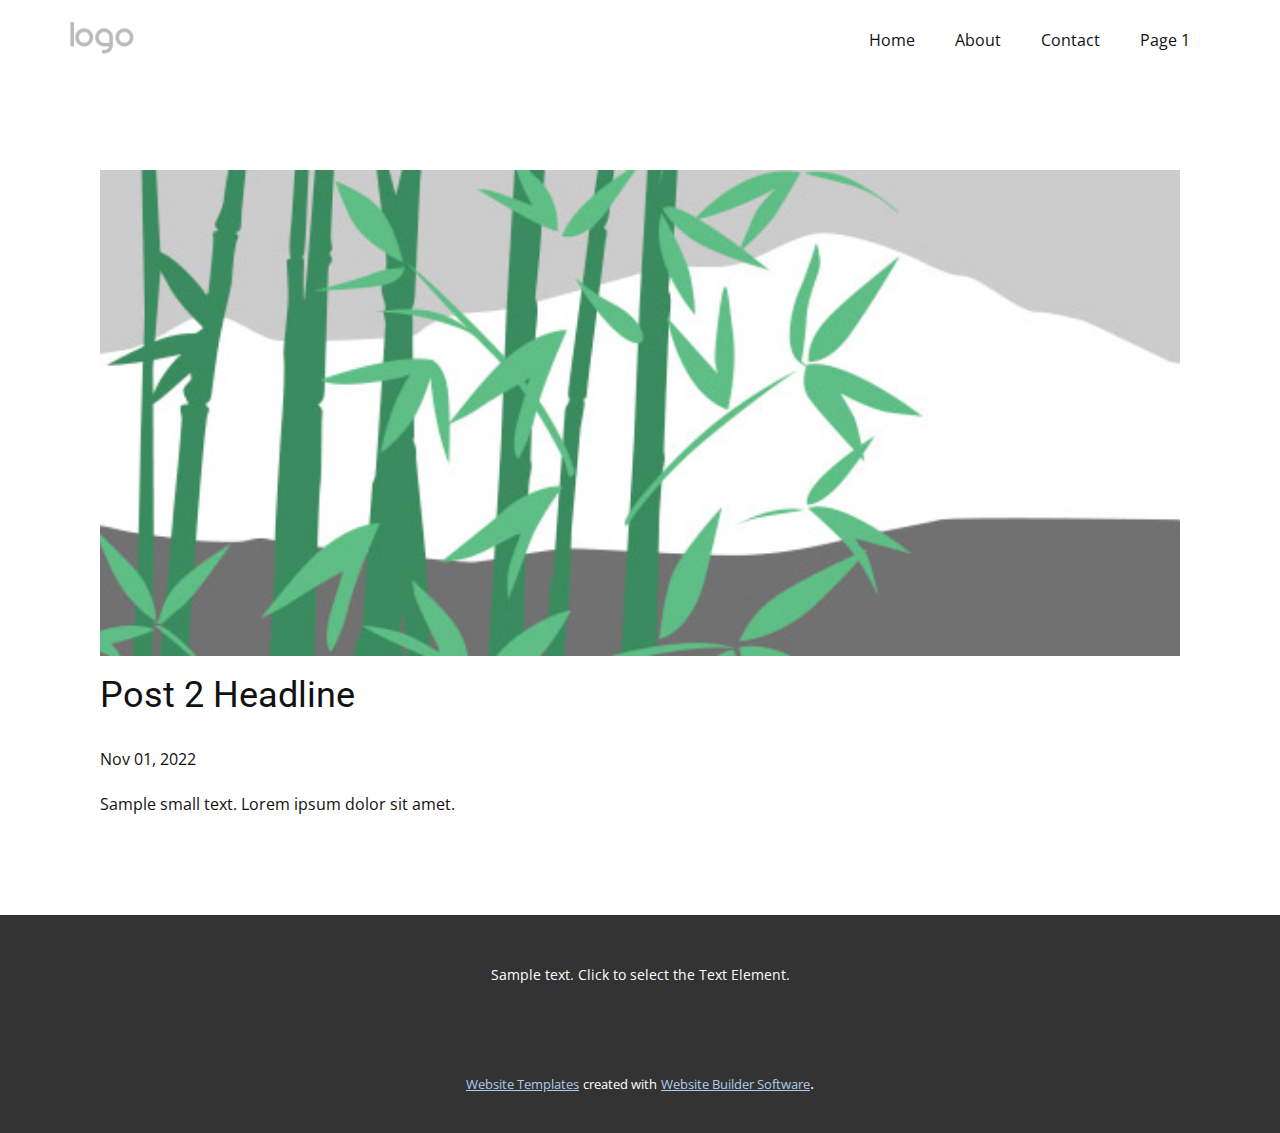
<file: blog/post-1.html>
<!DOCTYPE html>
<html style="font-size: 16px;" lang="en"><head>
    <meta name="viewport" content="width=device-width, initial-scale=1.0">
    <meta charset="utf-8">
    <meta name="keywords" content="Post 1 Headline">
    <meta name="description" content="">
    <title>Post 2 Headline</title>
    <link rel="stylesheet" href="../nicepage.css" media="screen">
<link rel="stylesheet" href="../Post-Template.css" media="screen">
    <script class="u-script" type="text/javascript" src="../jquery.js" defer=""></script>
    <script class="u-script" type="text/javascript" src="../nicepage.js" defer=""></script>
    <meta name="generator" content="Nicepage 4.20.1, nicepage.com">
    <link id="u-theme-google-font" rel="stylesheet" href="https://fonts.googleapis.com/css?family=Roboto:100,100i,300,300i,400,400i,500,500i,700,700i,900,900i|Open+Sans:300,300i,400,400i,500,500i,600,600i,700,700i,800,800i">
    
    
    <script type="application/ld+json">{
		"@context": "http://schema.org",
		"@type": "Organization",
		"name": "",
		"logo": "images/default-logo.png"
}</script>
    <meta name="theme-color" content="#478ac9">
  </head>
  <body class="u-body u-xl-mode" data-lang="en"><header class="u-clearfix u-header u-header" id="sec-844d"><div class="u-clearfix u-sheet u-valign-middle u-sheet-1">
        <a href="https://nicepage.com" class="u-image u-logo u-image-1">
          <img src="../images/default-logo.png" class="u-logo-image u-logo-image-1">
        </a>
        <nav class="u-menu u-menu-dropdown u-offcanvas u-menu-1">
          <div class="menu-collapse" style="font-size: 1rem; letter-spacing: 0px;">
            <a class="u-button-style u-custom-left-right-menu-spacing u-custom-padding-bottom u-custom-top-bottom-menu-spacing u-nav-link u-text-active-palette-1-base u-text-hover-palette-2-base" href="#">
              <svg class="u-svg-link" viewBox="0 0 24 24"><use xmlns:xlink="http://www.w3.org/1999/xlink" xlink:href="#menu-hamburger"></use></svg>
              <svg class="u-svg-content" version="1.1" id="menu-hamburger" viewBox="0 0 16 16" x="0px" y="0px" xmlns:xlink="http://www.w3.org/1999/xlink" xmlns="http://www.w3.org/2000/svg"><g><rect y="1" width="16" height="2"></rect><rect y="7" width="16" height="2"></rect><rect y="13" width="16" height="2"></rect>
</g></svg>
            </a>
          </div>
          <div class="u-nav-container">
            <ul class="u-nav u-unstyled u-nav-1"><li class="u-nav-item"><a class="u-button-style u-nav-link u-text-active-palette-1-base u-text-hover-palette-2-base" href="../Home.html" style="padding: 10px 20px;">Home</a>
</li><li class="u-nav-item"><a class="u-button-style u-nav-link u-text-active-palette-1-base u-text-hover-palette-2-base" href="../About.html" style="padding: 10px 20px;">About</a>
</li><li class="u-nav-item"><a class="u-button-style u-nav-link u-text-active-palette-1-base u-text-hover-palette-2-base" href="../Contact.html" style="padding: 10px 20px;">Contact</a>
</li><li class="u-nav-item"><a class="u-button-style u-nav-link u-text-active-palette-1-base u-text-hover-palette-2-base" href="../Page-1.html" style="padding: 10px 20px;">Page 1</a>
</li></ul>
          </div>
          <div class="u-nav-container-collapse">
            <div class="u-black u-container-style u-inner-container-layout u-opacity u-opacity-95 u-sidenav">
              <div class="u-inner-container-layout u-sidenav-overflow">
                <div class="u-menu-close"></div>
                <ul class="u-align-center u-nav u-popupmenu-items u-unstyled u-nav-2"><li class="u-nav-item"><a class="u-button-style u-nav-link" href="../Home.html">Home</a>
</li><li class="u-nav-item"><a class="u-button-style u-nav-link" href="../About.html">About</a>
</li><li class="u-nav-item"><a class="u-button-style u-nav-link" href="../Contact.html">Contact</a>
</li><li class="u-nav-item"><a class="u-button-style u-nav-link" href="../Page-1.html">Page 1</a>
</li></ul>
              </div>
            </div>
            <div class="u-black u-menu-overlay u-opacity u-opacity-70"></div>
          </div>
        </nav>
      </div></header>
    <section class="u-align-center u-clearfix u-section-1" id="sec-ced1">
      <div class="u-clearfix u-sheet u-valign-middle-md u-valign-middle-sm u-valign-middle-xs u-sheet-1"><!--post_details--><!--post_details_options_json--><!--{"source":""}--><!--/post_details_options_json--><!--blog_post-->
        <div class="u-container-style u-expanded-width u-post-details u-post-details-1">
          <div class="u-container-layout u-valign-middle u-container-layout-1"><!--blog_post_image-->
            <img alt="" class="u-blog-control u-expanded-width u-image u-image-default u-image-1" src="../images/68f64b9d.jpeg"><!--/blog_post_image--><!--blog_post_header-->
            <h2 class="u-blog-control u-text u-text-1">Post 2 Headline</h2><!--/blog_post_header--><!--blog_post_metadata-->
            <div class="u-blog-control u-metadata u-metadata-1"><!--blog_post_metadata_date-->
              <span class="u-meta-date u-meta-icon">Nov 01, 2022</span><!--/blog_post_metadata_date--><!--blog_post_metadata_category-->
              <!--/blog_post_metadata_category--><!--blog_post_metadata_comments-->
              <!--/blog_post_metadata_comments-->
            </div><!--/blog_post_metadata--><!--blog_post_content-->
            <div class="u-align-justify u-blog-control u-post-content u-text u-text-2 fr-view">
  Sample small text. Lorem ipsum dolor sit amet.
  </div><!--/blog_post_content-->
          </div>
        </div><!--/blog_post--><!--/post_details-->
      </div>
    </section>
    
    
    <footer class="u-align-center u-clearfix u-footer u-grey-80 u-footer" id="sec-3393"><div class="u-clearfix u-sheet u-sheet-1">
        <p class="u-small-text u-text u-text-variant u-text-1">Sample text. Click to select the Text Element.</p>
      </div></footer>
    <section class="u-backlink u-clearfix u-grey-80">
      <a class="u-link" href="https://nicepage.com/website-templates" target="_blank">
        <span>Website Templates</span>
      </a>
      <p class="u-text">
        <span>created with</span>
      </p>
      <a class="u-link" href="" target="_blank">
        <span>Website Builder Software</span>
      </a>. 
    </section>
  
</body></html>
</file>
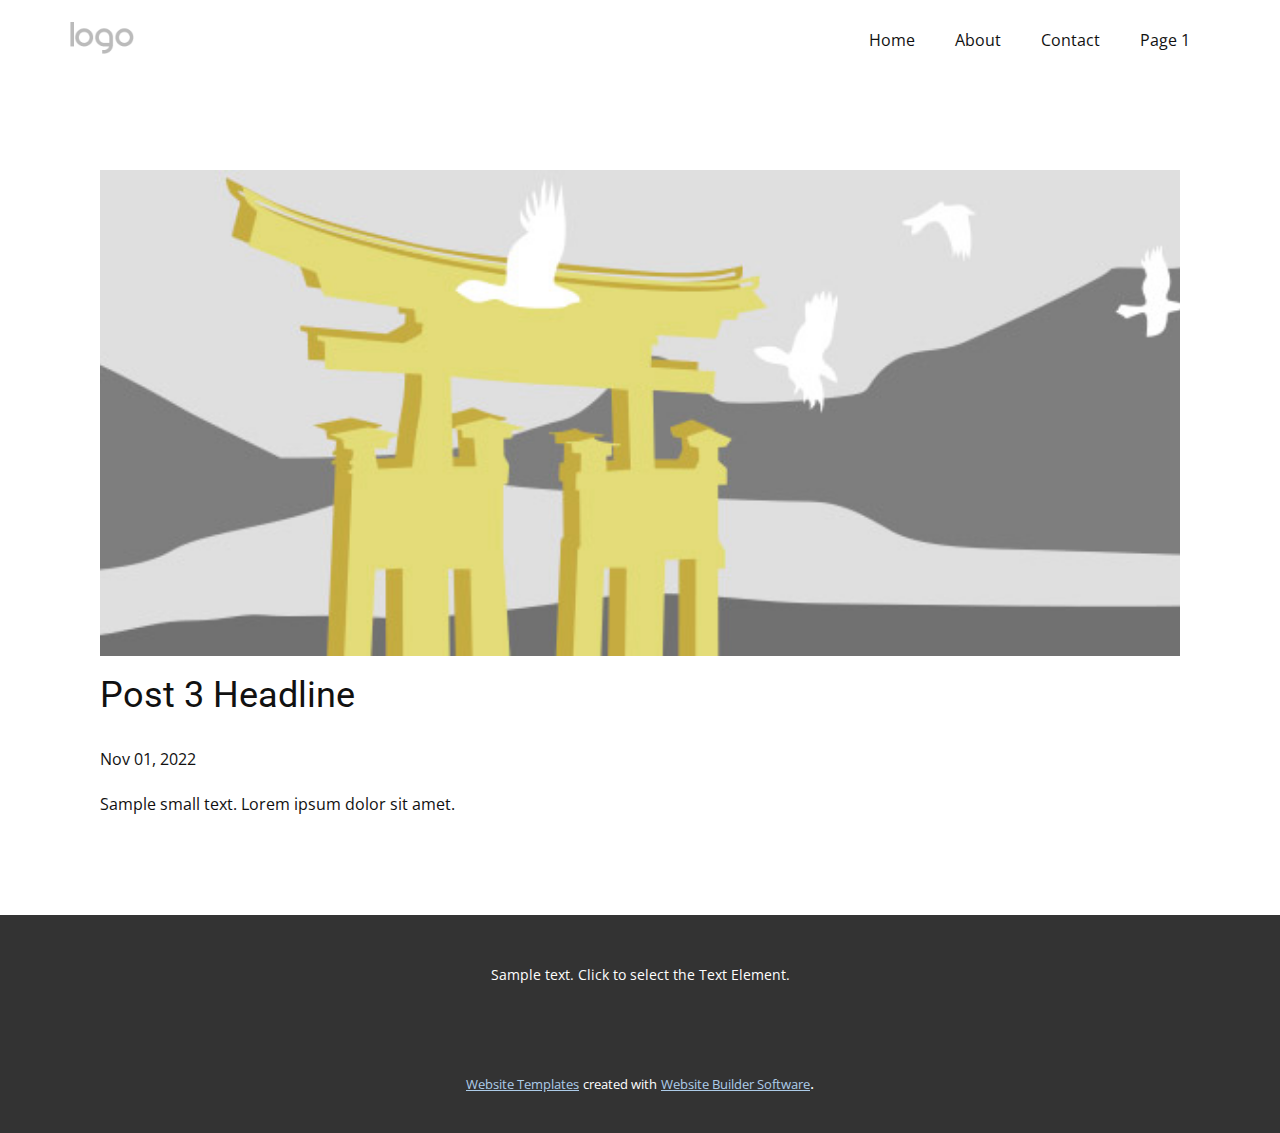
<file: blog/post-2.html>
<!DOCTYPE html>
<html style="font-size: 16px;" lang="en"><head>
    <meta name="viewport" content="width=device-width, initial-scale=1.0">
    <meta charset="utf-8">
    <meta name="keywords" content="Post 1 Headline">
    <meta name="description" content="">
    <title>Post 3 Headline</title>
    <link rel="stylesheet" href="../nicepage.css" media="screen">
<link rel="stylesheet" href="../Post-Template.css" media="screen">
    <script class="u-script" type="text/javascript" src="../jquery.js" defer=""></script>
    <script class="u-script" type="text/javascript" src="../nicepage.js" defer=""></script>
    <meta name="generator" content="Nicepage 4.20.1, nicepage.com">
    <link id="u-theme-google-font" rel="stylesheet" href="https://fonts.googleapis.com/css?family=Roboto:100,100i,300,300i,400,400i,500,500i,700,700i,900,900i|Open+Sans:300,300i,400,400i,500,500i,600,600i,700,700i,800,800i">
    
    
    <script type="application/ld+json">{
		"@context": "http://schema.org",
		"@type": "Organization",
		"name": "",
		"logo": "images/default-logo.png"
}</script>
    <meta name="theme-color" content="#478ac9">
  </head>
  <body class="u-body u-xl-mode" data-lang="en"><header class="u-clearfix u-header u-header" id="sec-844d"><div class="u-clearfix u-sheet u-valign-middle u-sheet-1">
        <a href="https://nicepage.com" class="u-image u-logo u-image-1">
          <img src="../images/default-logo.png" class="u-logo-image u-logo-image-1">
        </a>
        <nav class="u-menu u-menu-dropdown u-offcanvas u-menu-1">
          <div class="menu-collapse" style="font-size: 1rem; letter-spacing: 0px;">
            <a class="u-button-style u-custom-left-right-menu-spacing u-custom-padding-bottom u-custom-top-bottom-menu-spacing u-nav-link u-text-active-palette-1-base u-text-hover-palette-2-base" href="#">
              <svg class="u-svg-link" viewBox="0 0 24 24"><use xmlns:xlink="http://www.w3.org/1999/xlink" xlink:href="#menu-hamburger"></use></svg>
              <svg class="u-svg-content" version="1.1" id="menu-hamburger" viewBox="0 0 16 16" x="0px" y="0px" xmlns:xlink="http://www.w3.org/1999/xlink" xmlns="http://www.w3.org/2000/svg"><g><rect y="1" width="16" height="2"></rect><rect y="7" width="16" height="2"></rect><rect y="13" width="16" height="2"></rect>
</g></svg>
            </a>
          </div>
          <div class="u-nav-container">
            <ul class="u-nav u-unstyled u-nav-1"><li class="u-nav-item"><a class="u-button-style u-nav-link u-text-active-palette-1-base u-text-hover-palette-2-base" href="../Home.html" style="padding: 10px 20px;">Home</a>
</li><li class="u-nav-item"><a class="u-button-style u-nav-link u-text-active-palette-1-base u-text-hover-palette-2-base" href="../About.html" style="padding: 10px 20px;">About</a>
</li><li class="u-nav-item"><a class="u-button-style u-nav-link u-text-active-palette-1-base u-text-hover-palette-2-base" href="../Contact.html" style="padding: 10px 20px;">Contact</a>
</li><li class="u-nav-item"><a class="u-button-style u-nav-link u-text-active-palette-1-base u-text-hover-palette-2-base" href="../Page-1.html" style="padding: 10px 20px;">Page 1</a>
</li></ul>
          </div>
          <div class="u-nav-container-collapse">
            <div class="u-black u-container-style u-inner-container-layout u-opacity u-opacity-95 u-sidenav">
              <div class="u-inner-container-layout u-sidenav-overflow">
                <div class="u-menu-close"></div>
                <ul class="u-align-center u-nav u-popupmenu-items u-unstyled u-nav-2"><li class="u-nav-item"><a class="u-button-style u-nav-link" href="../Home.html">Home</a>
</li><li class="u-nav-item"><a class="u-button-style u-nav-link" href="../About.html">About</a>
</li><li class="u-nav-item"><a class="u-button-style u-nav-link" href="../Contact.html">Contact</a>
</li><li class="u-nav-item"><a class="u-button-style u-nav-link" href="../Page-1.html">Page 1</a>
</li></ul>
              </div>
            </div>
            <div class="u-black u-menu-overlay u-opacity u-opacity-70"></div>
          </div>
        </nav>
      </div></header>
    <section class="u-align-center u-clearfix u-section-1" id="sec-ced1">
      <div class="u-clearfix u-sheet u-valign-middle-md u-valign-middle-sm u-valign-middle-xs u-sheet-1"><!--post_details--><!--post_details_options_json--><!--{"source":""}--><!--/post_details_options_json--><!--blog_post-->
        <div class="u-container-style u-expanded-width u-post-details u-post-details-1">
          <div class="u-container-layout u-valign-middle u-container-layout-1"><!--blog_post_image-->
            <img alt="" class="u-blog-control u-expanded-width u-image u-image-default u-image-1" src="../images/8ad73f3c.jpeg"><!--/blog_post_image--><!--blog_post_header-->
            <h2 class="u-blog-control u-text u-text-1">Post 3 Headline</h2><!--/blog_post_header--><!--blog_post_metadata-->
            <div class="u-blog-control u-metadata u-metadata-1"><!--blog_post_metadata_date-->
              <span class="u-meta-date u-meta-icon">Nov 01, 2022</span><!--/blog_post_metadata_date--><!--blog_post_metadata_category-->
              <!--/blog_post_metadata_category--><!--blog_post_metadata_comments-->
              <!--/blog_post_metadata_comments-->
            </div><!--/blog_post_metadata--><!--blog_post_content-->
            <div class="u-align-justify u-blog-control u-post-content u-text u-text-2 fr-view">
  Sample small text. Lorem ipsum dolor sit amet.
  </div><!--/blog_post_content-->
          </div>
        </div><!--/blog_post--><!--/post_details-->
      </div>
    </section>
    
    
    <footer class="u-align-center u-clearfix u-footer u-grey-80 u-footer" id="sec-3393"><div class="u-clearfix u-sheet u-sheet-1">
        <p class="u-small-text u-text u-text-variant u-text-1">Sample text. Click to select the Text Element.</p>
      </div></footer>
    <section class="u-backlink u-clearfix u-grey-80">
      <a class="u-link" href="https://nicepage.com/website-templates" target="_blank">
        <span>Website Templates</span>
      </a>
      <p class="u-text">
        <span>created with</span>
      </p>
      <a class="u-link" href="" target="_blank">
        <span>Website Builder Software</span>
      </a>. 
    </section>
  
</body></html>
</file>
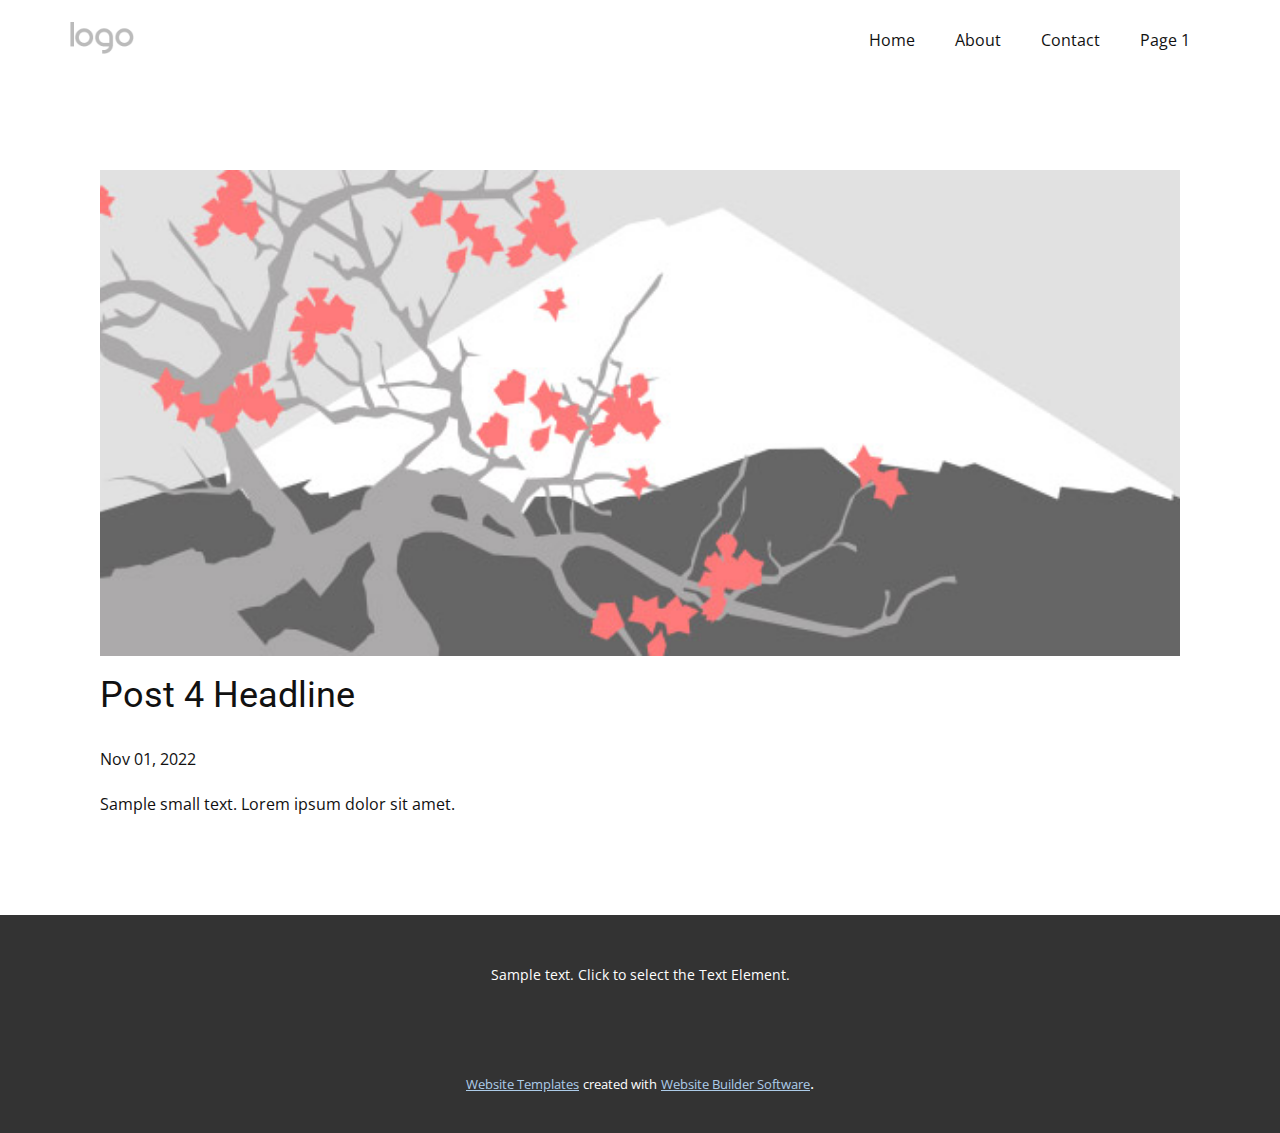
<file: blog/post-3.html>
<!DOCTYPE html>
<html style="font-size: 16px;" lang="en"><head>
    <meta name="viewport" content="width=device-width, initial-scale=1.0">
    <meta charset="utf-8">
    <meta name="keywords" content="Post 1 Headline">
    <meta name="description" content="">
    <title>Post 4 Headline</title>
    <link rel="stylesheet" href="../nicepage.css" media="screen">
<link rel="stylesheet" href="../Post-Template.css" media="screen">
    <script class="u-script" type="text/javascript" src="../jquery.js" defer=""></script>
    <script class="u-script" type="text/javascript" src="../nicepage.js" defer=""></script>
    <meta name="generator" content="Nicepage 4.20.1, nicepage.com">
    <link id="u-theme-google-font" rel="stylesheet" href="https://fonts.googleapis.com/css?family=Roboto:100,100i,300,300i,400,400i,500,500i,700,700i,900,900i|Open+Sans:300,300i,400,400i,500,500i,600,600i,700,700i,800,800i">
    
    
    <script type="application/ld+json">{
		"@context": "http://schema.org",
		"@type": "Organization",
		"name": "",
		"logo": "images/default-logo.png"
}</script>
    <meta name="theme-color" content="#478ac9">
  </head>
  <body class="u-body u-xl-mode" data-lang="en"><header class="u-clearfix u-header u-header" id="sec-844d"><div class="u-clearfix u-sheet u-valign-middle u-sheet-1">
        <a href="https://nicepage.com" class="u-image u-logo u-image-1">
          <img src="../images/default-logo.png" class="u-logo-image u-logo-image-1">
        </a>
        <nav class="u-menu u-menu-dropdown u-offcanvas u-menu-1">
          <div class="menu-collapse" style="font-size: 1rem; letter-spacing: 0px;">
            <a class="u-button-style u-custom-left-right-menu-spacing u-custom-padding-bottom u-custom-top-bottom-menu-spacing u-nav-link u-text-active-palette-1-base u-text-hover-palette-2-base" href="#">
              <svg class="u-svg-link" viewBox="0 0 24 24"><use xmlns:xlink="http://www.w3.org/1999/xlink" xlink:href="#menu-hamburger"></use></svg>
              <svg class="u-svg-content" version="1.1" id="menu-hamburger" viewBox="0 0 16 16" x="0px" y="0px" xmlns:xlink="http://www.w3.org/1999/xlink" xmlns="http://www.w3.org/2000/svg"><g><rect y="1" width="16" height="2"></rect><rect y="7" width="16" height="2"></rect><rect y="13" width="16" height="2"></rect>
</g></svg>
            </a>
          </div>
          <div class="u-nav-container">
            <ul class="u-nav u-unstyled u-nav-1"><li class="u-nav-item"><a class="u-button-style u-nav-link u-text-active-palette-1-base u-text-hover-palette-2-base" href="../Home.html" style="padding: 10px 20px;">Home</a>
</li><li class="u-nav-item"><a class="u-button-style u-nav-link u-text-active-palette-1-base u-text-hover-palette-2-base" href="../About.html" style="padding: 10px 20px;">About</a>
</li><li class="u-nav-item"><a class="u-button-style u-nav-link u-text-active-palette-1-base u-text-hover-palette-2-base" href="../Contact.html" style="padding: 10px 20px;">Contact</a>
</li><li class="u-nav-item"><a class="u-button-style u-nav-link u-text-active-palette-1-base u-text-hover-palette-2-base" href="../Page-1.html" style="padding: 10px 20px;">Page 1</a>
</li></ul>
          </div>
          <div class="u-nav-container-collapse">
            <div class="u-black u-container-style u-inner-container-layout u-opacity u-opacity-95 u-sidenav">
              <div class="u-inner-container-layout u-sidenav-overflow">
                <div class="u-menu-close"></div>
                <ul class="u-align-center u-nav u-popupmenu-items u-unstyled u-nav-2"><li class="u-nav-item"><a class="u-button-style u-nav-link" href="../Home.html">Home</a>
</li><li class="u-nav-item"><a class="u-button-style u-nav-link" href="../About.html">About</a>
</li><li class="u-nav-item"><a class="u-button-style u-nav-link" href="../Contact.html">Contact</a>
</li><li class="u-nav-item"><a class="u-button-style u-nav-link" href="../Page-1.html">Page 1</a>
</li></ul>
              </div>
            </div>
            <div class="u-black u-menu-overlay u-opacity u-opacity-70"></div>
          </div>
        </nav>
      </div></header>
    <section class="u-align-center u-clearfix u-section-1" id="sec-ced1">
      <div class="u-clearfix u-sheet u-valign-middle-md u-valign-middle-sm u-valign-middle-xs u-sheet-1"><!--post_details--><!--post_details_options_json--><!--{"source":""}--><!--/post_details_options_json--><!--blog_post-->
        <div class="u-container-style u-expanded-width u-post-details u-post-details-1">
          <div class="u-container-layout u-valign-middle u-container-layout-1"><!--blog_post_image-->
            <img alt="" class="u-blog-control u-expanded-width u-image u-image-default u-image-1" src="../images/0fd3416c.jpeg"><!--/blog_post_image--><!--blog_post_header-->
            <h2 class="u-blog-control u-text u-text-1">Post 4 Headline</h2><!--/blog_post_header--><!--blog_post_metadata-->
            <div class="u-blog-control u-metadata u-metadata-1"><!--blog_post_metadata_date-->
              <span class="u-meta-date u-meta-icon">Nov 01, 2022</span><!--/blog_post_metadata_date--><!--blog_post_metadata_category-->
              <!--/blog_post_metadata_category--><!--blog_post_metadata_comments-->
              <!--/blog_post_metadata_comments-->
            </div><!--/blog_post_metadata--><!--blog_post_content-->
            <div class="u-align-justify u-blog-control u-post-content u-text u-text-2 fr-view">
  Sample small text. Lorem ipsum dolor sit amet.
  </div><!--/blog_post_content-->
          </div>
        </div><!--/blog_post--><!--/post_details-->
      </div>
    </section>
    
    
    <footer class="u-align-center u-clearfix u-footer u-grey-80 u-footer" id="sec-3393"><div class="u-clearfix u-sheet u-sheet-1">
        <p class="u-small-text u-text u-text-variant u-text-1">Sample text. Click to select the Text Element.</p>
      </div></footer>
    <section class="u-backlink u-clearfix u-grey-80">
      <a class="u-link" href="https://nicepage.com/website-templates" target="_blank">
        <span>Website Templates</span>
      </a>
      <p class="u-text">
        <span>created with</span>
      </p>
      <a class="u-link" href="" target="_blank">
        <span>Website Builder Software</span>
      </a>. 
    </section>
  
</body></html>
</file>
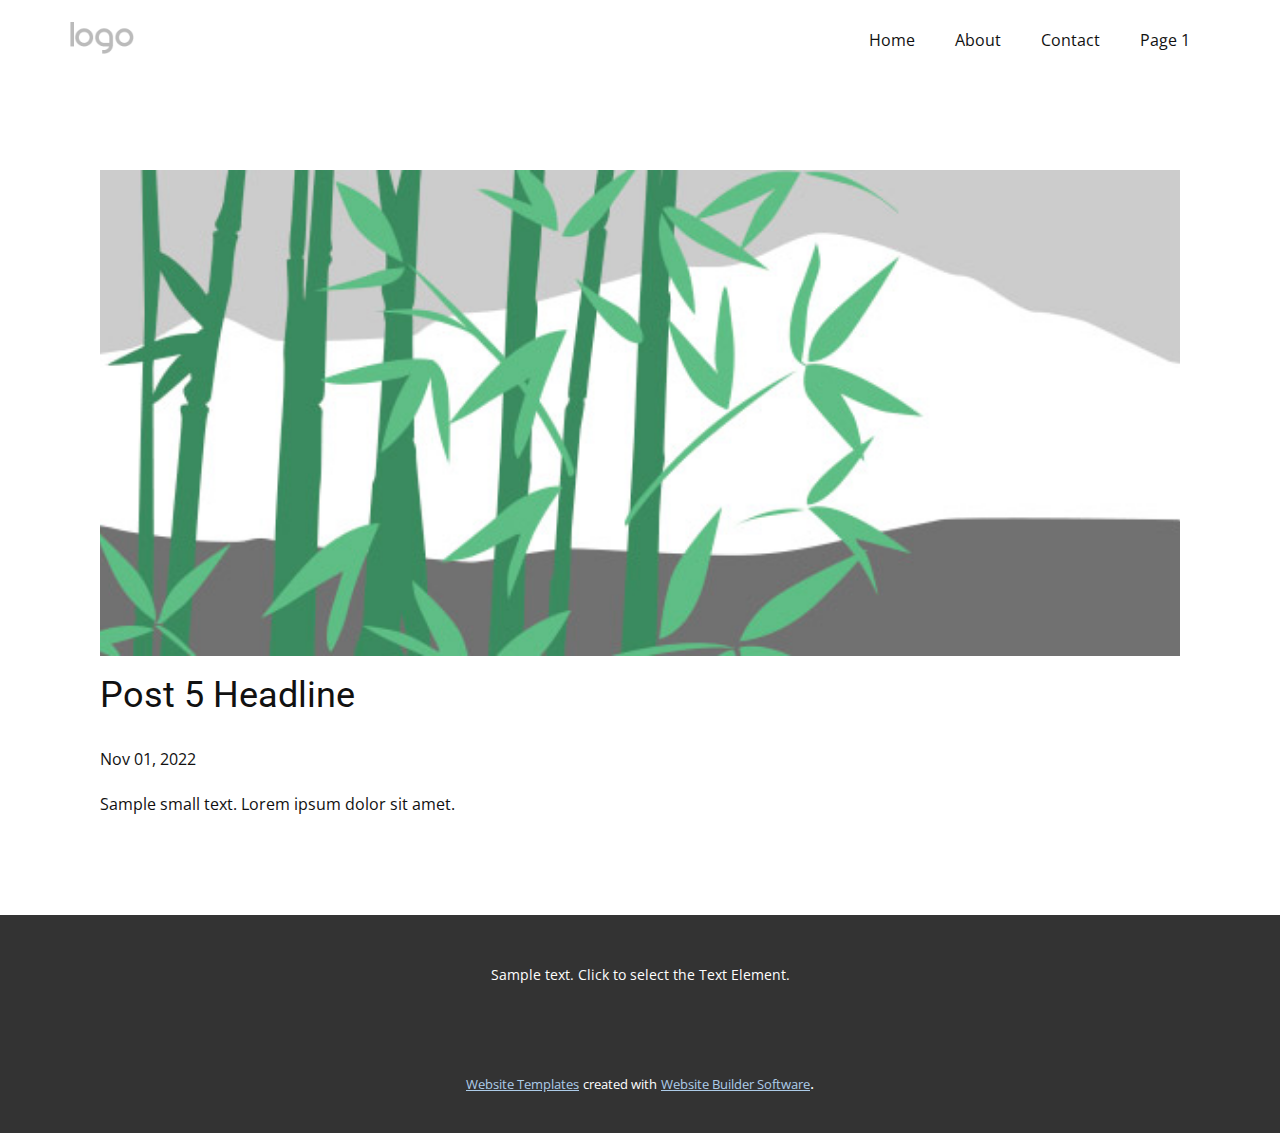
<file: blog/post-4.html>
<!DOCTYPE html>
<html style="font-size: 16px;" lang="en"><head>
    <meta name="viewport" content="width=device-width, initial-scale=1.0">
    <meta charset="utf-8">
    <meta name="keywords" content="Post 1 Headline">
    <meta name="description" content="">
    <title>Post 5 Headline</title>
    <link rel="stylesheet" href="../nicepage.css" media="screen">
<link rel="stylesheet" href="../Post-Template.css" media="screen">
    <script class="u-script" type="text/javascript" src="../jquery.js" defer=""></script>
    <script class="u-script" type="text/javascript" src="../nicepage.js" defer=""></script>
    <meta name="generator" content="Nicepage 4.20.1, nicepage.com">
    <link id="u-theme-google-font" rel="stylesheet" href="https://fonts.googleapis.com/css?family=Roboto:100,100i,300,300i,400,400i,500,500i,700,700i,900,900i|Open+Sans:300,300i,400,400i,500,500i,600,600i,700,700i,800,800i">
    
    
    <script type="application/ld+json">{
		"@context": "http://schema.org",
		"@type": "Organization",
		"name": "",
		"logo": "images/default-logo.png"
}</script>
    <meta name="theme-color" content="#478ac9">
  </head>
  <body class="u-body u-xl-mode" data-lang="en"><header class="u-clearfix u-header u-header" id="sec-844d"><div class="u-clearfix u-sheet u-valign-middle u-sheet-1">
        <a href="https://nicepage.com" class="u-image u-logo u-image-1">
          <img src="../images/default-logo.png" class="u-logo-image u-logo-image-1">
        </a>
        <nav class="u-menu u-menu-dropdown u-offcanvas u-menu-1">
          <div class="menu-collapse" style="font-size: 1rem; letter-spacing: 0px;">
            <a class="u-button-style u-custom-left-right-menu-spacing u-custom-padding-bottom u-custom-top-bottom-menu-spacing u-nav-link u-text-active-palette-1-base u-text-hover-palette-2-base" href="#">
              <svg class="u-svg-link" viewBox="0 0 24 24"><use xmlns:xlink="http://www.w3.org/1999/xlink" xlink:href="#menu-hamburger"></use></svg>
              <svg class="u-svg-content" version="1.1" id="menu-hamburger" viewBox="0 0 16 16" x="0px" y="0px" xmlns:xlink="http://www.w3.org/1999/xlink" xmlns="http://www.w3.org/2000/svg"><g><rect y="1" width="16" height="2"></rect><rect y="7" width="16" height="2"></rect><rect y="13" width="16" height="2"></rect>
</g></svg>
            </a>
          </div>
          <div class="u-nav-container">
            <ul class="u-nav u-unstyled u-nav-1"><li class="u-nav-item"><a class="u-button-style u-nav-link u-text-active-palette-1-base u-text-hover-palette-2-base" href="../Home.html" style="padding: 10px 20px;">Home</a>
</li><li class="u-nav-item"><a class="u-button-style u-nav-link u-text-active-palette-1-base u-text-hover-palette-2-base" href="../About.html" style="padding: 10px 20px;">About</a>
</li><li class="u-nav-item"><a class="u-button-style u-nav-link u-text-active-palette-1-base u-text-hover-palette-2-base" href="../Contact.html" style="padding: 10px 20px;">Contact</a>
</li><li class="u-nav-item"><a class="u-button-style u-nav-link u-text-active-palette-1-base u-text-hover-palette-2-base" href="../Page-1.html" style="padding: 10px 20px;">Page 1</a>
</li></ul>
          </div>
          <div class="u-nav-container-collapse">
            <div class="u-black u-container-style u-inner-container-layout u-opacity u-opacity-95 u-sidenav">
              <div class="u-inner-container-layout u-sidenav-overflow">
                <div class="u-menu-close"></div>
                <ul class="u-align-center u-nav u-popupmenu-items u-unstyled u-nav-2"><li class="u-nav-item"><a class="u-button-style u-nav-link" href="../Home.html">Home</a>
</li><li class="u-nav-item"><a class="u-button-style u-nav-link" href="../About.html">About</a>
</li><li class="u-nav-item"><a class="u-button-style u-nav-link" href="../Contact.html">Contact</a>
</li><li class="u-nav-item"><a class="u-button-style u-nav-link" href="../Page-1.html">Page 1</a>
</li></ul>
              </div>
            </div>
            <div class="u-black u-menu-overlay u-opacity u-opacity-70"></div>
          </div>
        </nav>
      </div></header>
    <section class="u-align-center u-clearfix u-section-1" id="sec-ced1">
      <div class="u-clearfix u-sheet u-valign-middle-md u-valign-middle-sm u-valign-middle-xs u-sheet-1"><!--post_details--><!--post_details_options_json--><!--{"source":""}--><!--/post_details_options_json--><!--blog_post-->
        <div class="u-container-style u-expanded-width u-post-details u-post-details-1">
          <div class="u-container-layout u-valign-middle u-container-layout-1"><!--blog_post_image-->
            <img alt="" class="u-blog-control u-expanded-width u-image u-image-default u-image-1" src="../images/68f64b9d.jpeg"><!--/blog_post_image--><!--blog_post_header-->
            <h2 class="u-blog-control u-text u-text-1">Post 5 Headline</h2><!--/blog_post_header--><!--blog_post_metadata-->
            <div class="u-blog-control u-metadata u-metadata-1"><!--blog_post_metadata_date-->
              <span class="u-meta-date u-meta-icon">Nov 01, 2022</span><!--/blog_post_metadata_date--><!--blog_post_metadata_category-->
              <!--/blog_post_metadata_category--><!--blog_post_metadata_comments-->
              <!--/blog_post_metadata_comments-->
            </div><!--/blog_post_metadata--><!--blog_post_content-->
            <div class="u-align-justify u-blog-control u-post-content u-text u-text-2 fr-view">
  Sample small text. Lorem ipsum dolor sit amet.
  </div><!--/blog_post_content-->
          </div>
        </div><!--/blog_post--><!--/post_details-->
      </div>
    </section>
    
    
    <footer class="u-align-center u-clearfix u-footer u-grey-80 u-footer" id="sec-3393"><div class="u-clearfix u-sheet u-sheet-1">
        <p class="u-small-text u-text u-text-variant u-text-1">Sample text. Click to select the Text Element.</p>
      </div></footer>
    <section class="u-backlink u-clearfix u-grey-80">
      <a class="u-link" href="https://nicepage.com/website-templates" target="_blank">
        <span>Website Templates</span>
      </a>
      <p class="u-text">
        <span>created with</span>
      </p>
      <a class="u-link" href="" target="_blank">
        <span>Website Builder Software</span>
      </a>. 
    </section>
  
</body></html>
</file>
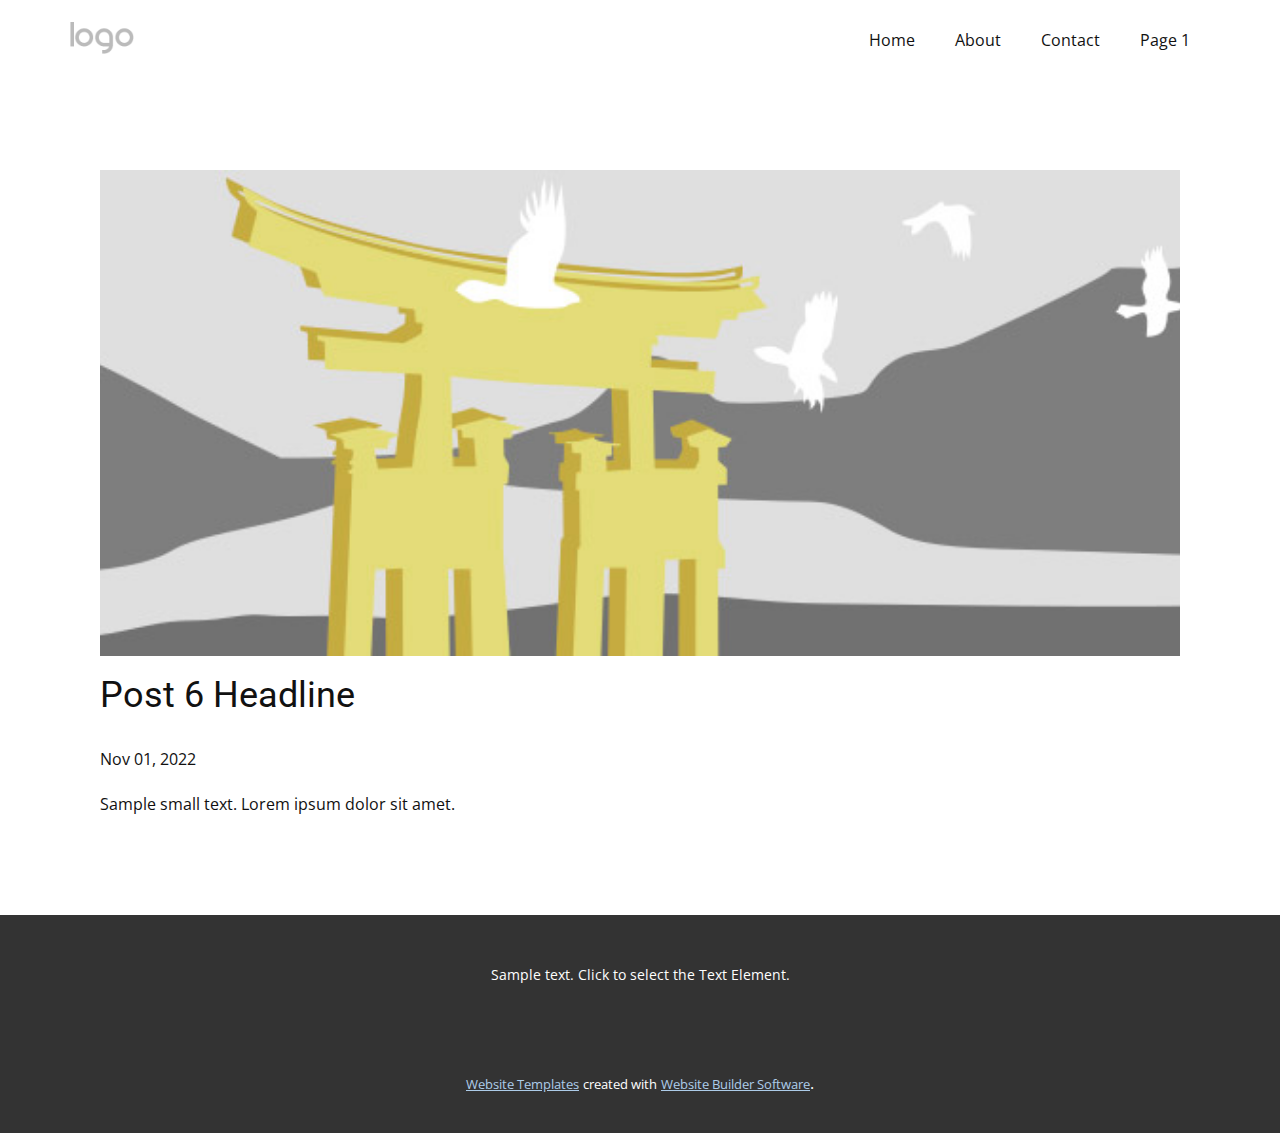
<file: blog/post-5.html>
<!DOCTYPE html>
<html style="font-size: 16px;" lang="en"><head>
    <meta name="viewport" content="width=device-width, initial-scale=1.0">
    <meta charset="utf-8">
    <meta name="keywords" content="Post 1 Headline">
    <meta name="description" content="">
    <title>Post 6 Headline</title>
    <link rel="stylesheet" href="../nicepage.css" media="screen">
<link rel="stylesheet" href="../Post-Template.css" media="screen">
    <script class="u-script" type="text/javascript" src="../jquery.js" defer=""></script>
    <script class="u-script" type="text/javascript" src="../nicepage.js" defer=""></script>
    <meta name="generator" content="Nicepage 4.20.1, nicepage.com">
    <link id="u-theme-google-font" rel="stylesheet" href="https://fonts.googleapis.com/css?family=Roboto:100,100i,300,300i,400,400i,500,500i,700,700i,900,900i|Open+Sans:300,300i,400,400i,500,500i,600,600i,700,700i,800,800i">
    
    
    <script type="application/ld+json">{
		"@context": "http://schema.org",
		"@type": "Organization",
		"name": "",
		"logo": "images/default-logo.png"
}</script>
    <meta name="theme-color" content="#478ac9">
  </head>
  <body class="u-body u-xl-mode" data-lang="en"><header class="u-clearfix u-header u-header" id="sec-844d"><div class="u-clearfix u-sheet u-valign-middle u-sheet-1">
        <a href="https://nicepage.com" class="u-image u-logo u-image-1">
          <img src="../images/default-logo.png" class="u-logo-image u-logo-image-1">
        </a>
        <nav class="u-menu u-menu-dropdown u-offcanvas u-menu-1">
          <div class="menu-collapse" style="font-size: 1rem; letter-spacing: 0px;">
            <a class="u-button-style u-custom-left-right-menu-spacing u-custom-padding-bottom u-custom-top-bottom-menu-spacing u-nav-link u-text-active-palette-1-base u-text-hover-palette-2-base" href="#">
              <svg class="u-svg-link" viewBox="0 0 24 24"><use xmlns:xlink="http://www.w3.org/1999/xlink" xlink:href="#menu-hamburger"></use></svg>
              <svg class="u-svg-content" version="1.1" id="menu-hamburger" viewBox="0 0 16 16" x="0px" y="0px" xmlns:xlink="http://www.w3.org/1999/xlink" xmlns="http://www.w3.org/2000/svg"><g><rect y="1" width="16" height="2"></rect><rect y="7" width="16" height="2"></rect><rect y="13" width="16" height="2"></rect>
</g></svg>
            </a>
          </div>
          <div class="u-nav-container">
            <ul class="u-nav u-unstyled u-nav-1"><li class="u-nav-item"><a class="u-button-style u-nav-link u-text-active-palette-1-base u-text-hover-palette-2-base" href="../Home.html" style="padding: 10px 20px;">Home</a>
</li><li class="u-nav-item"><a class="u-button-style u-nav-link u-text-active-palette-1-base u-text-hover-palette-2-base" href="../About.html" style="padding: 10px 20px;">About</a>
</li><li class="u-nav-item"><a class="u-button-style u-nav-link u-text-active-palette-1-base u-text-hover-palette-2-base" href="../Contact.html" style="padding: 10px 20px;">Contact</a>
</li><li class="u-nav-item"><a class="u-button-style u-nav-link u-text-active-palette-1-base u-text-hover-palette-2-base" href="../Page-1.html" style="padding: 10px 20px;">Page 1</a>
</li></ul>
          </div>
          <div class="u-nav-container-collapse">
            <div class="u-black u-container-style u-inner-container-layout u-opacity u-opacity-95 u-sidenav">
              <div class="u-inner-container-layout u-sidenav-overflow">
                <div class="u-menu-close"></div>
                <ul class="u-align-center u-nav u-popupmenu-items u-unstyled u-nav-2"><li class="u-nav-item"><a class="u-button-style u-nav-link" href="../Home.html">Home</a>
</li><li class="u-nav-item"><a class="u-button-style u-nav-link" href="../About.html">About</a>
</li><li class="u-nav-item"><a class="u-button-style u-nav-link" href="../Contact.html">Contact</a>
</li><li class="u-nav-item"><a class="u-button-style u-nav-link" href="../Page-1.html">Page 1</a>
</li></ul>
              </div>
            </div>
            <div class="u-black u-menu-overlay u-opacity u-opacity-70"></div>
          </div>
        </nav>
      </div></header>
    <section class="u-align-center u-clearfix u-section-1" id="sec-ced1">
      <div class="u-clearfix u-sheet u-valign-middle-md u-valign-middle-sm u-valign-middle-xs u-sheet-1"><!--post_details--><!--post_details_options_json--><!--{"source":""}--><!--/post_details_options_json--><!--blog_post-->
        <div class="u-container-style u-expanded-width u-post-details u-post-details-1">
          <div class="u-container-layout u-valign-middle u-container-layout-1"><!--blog_post_image-->
            <img alt="" class="u-blog-control u-expanded-width u-image u-image-default u-image-1" src="../images/8ad73f3c.jpeg"><!--/blog_post_image--><!--blog_post_header-->
            <h2 class="u-blog-control u-text u-text-1">Post 6 Headline</h2><!--/blog_post_header--><!--blog_post_metadata-->
            <div class="u-blog-control u-metadata u-metadata-1"><!--blog_post_metadata_date-->
              <span class="u-meta-date u-meta-icon">Nov 01, 2022</span><!--/blog_post_metadata_date--><!--blog_post_metadata_category-->
              <!--/blog_post_metadata_category--><!--blog_post_metadata_comments-->
              <!--/blog_post_metadata_comments-->
            </div><!--/blog_post_metadata--><!--blog_post_content-->
            <div class="u-align-justify u-blog-control u-post-content u-text u-text-2 fr-view">
  Sample small text. Lorem ipsum dolor sit amet.
  </div><!--/blog_post_content-->
          </div>
        </div><!--/blog_post--><!--/post_details-->
      </div>
    </section>
    
    
    <footer class="u-align-center u-clearfix u-footer u-grey-80 u-footer" id="sec-3393"><div class="u-clearfix u-sheet u-sheet-1">
        <p class="u-small-text u-text u-text-variant u-text-1">Sample text. Click to select the Text Element.</p>
      </div></footer>
    <section class="u-backlink u-clearfix u-grey-80">
      <a class="u-link" href="https://nicepage.com/website-templates" target="_blank">
        <span>Website Templates</span>
      </a>
      <p class="u-text">
        <span>created with</span>
      </p>
      <a class="u-link" href="" target="_blank">
        <span>Website Builder Software</span>
      </a>. 
    </section>
  
</body></html>
</file>
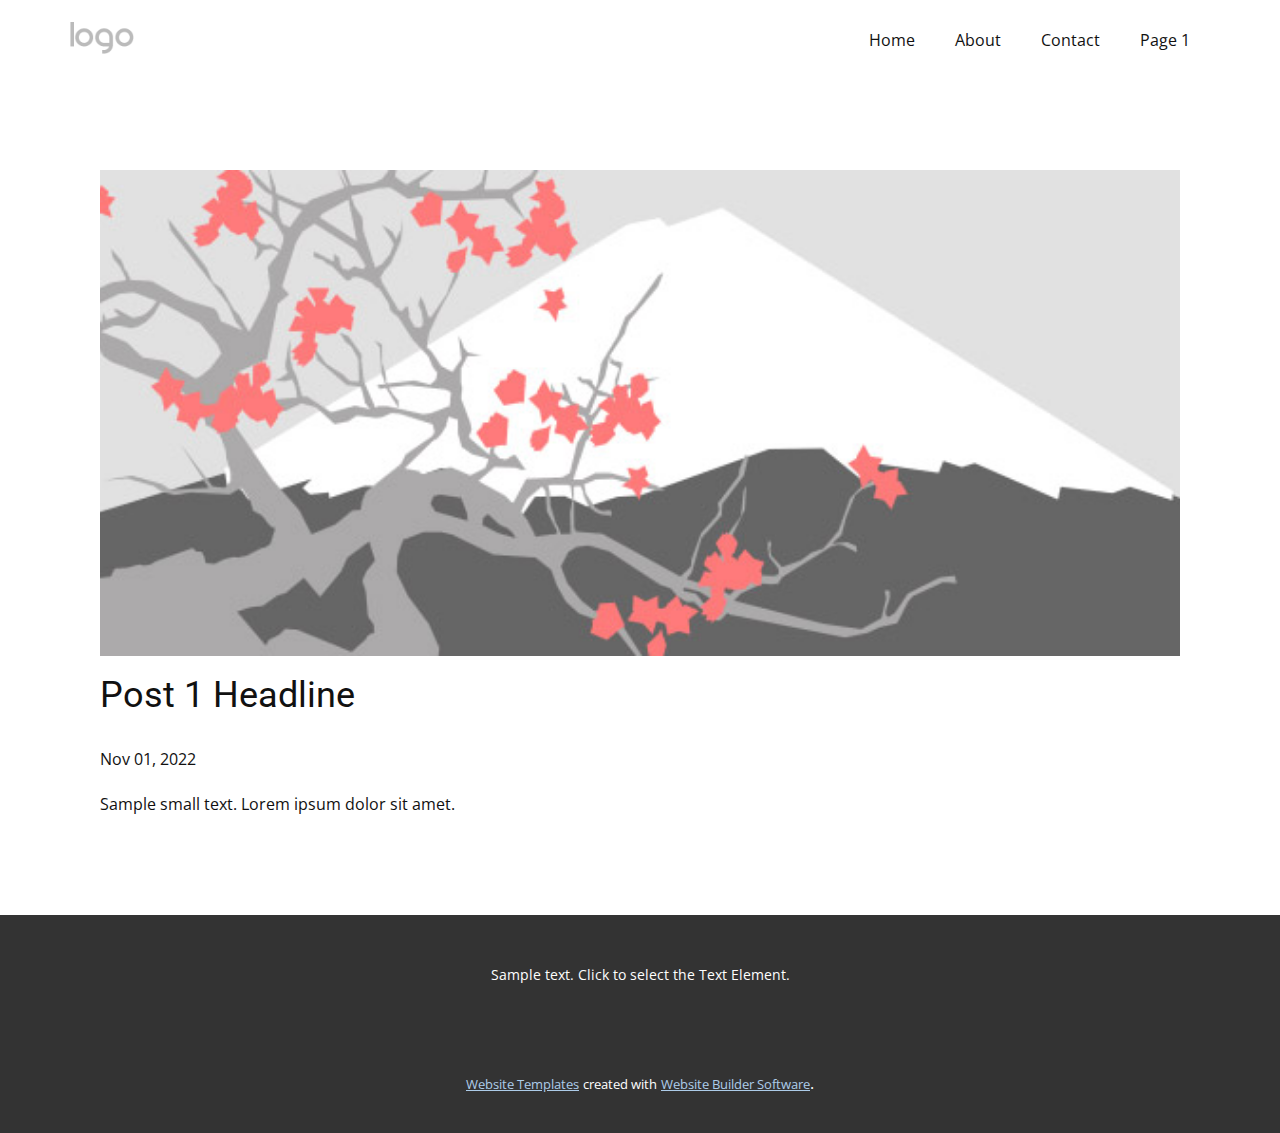
<file: blog/post.html>
<!DOCTYPE html>
<html style="font-size: 16px;" lang="en"><head>
    <meta name="viewport" content="width=device-width, initial-scale=1.0">
    <meta charset="utf-8">
    <meta name="keywords" content="Post 1 Headline">
    <meta name="description" content="">
    <title>Post 1 Headline</title>
    <link rel="stylesheet" href="../nicepage.css" media="screen">
<link rel="stylesheet" href="../Post-Template.css" media="screen">
    <script class="u-script" type="text/javascript" src="../jquery.js" defer=""></script>
    <script class="u-script" type="text/javascript" src="../nicepage.js" defer=""></script>
    <meta name="generator" content="Nicepage 4.20.1, nicepage.com">
    <link id="u-theme-google-font" rel="stylesheet" href="https://fonts.googleapis.com/css?family=Roboto:100,100i,300,300i,400,400i,500,500i,700,700i,900,900i|Open+Sans:300,300i,400,400i,500,500i,600,600i,700,700i,800,800i">
    
    
    <script type="application/ld+json">{
		"@context": "http://schema.org",
		"@type": "Organization",
		"name": "",
		"logo": "images/default-logo.png"
}</script>
    <meta name="theme-color" content="#478ac9">
  </head>
  <body class="u-body u-xl-mode" data-lang="en"><header class="u-clearfix u-header u-header" id="sec-844d"><div class="u-clearfix u-sheet u-valign-middle u-sheet-1">
        <a href="https://nicepage.com" class="u-image u-logo u-image-1">
          <img src="../images/default-logo.png" class="u-logo-image u-logo-image-1">
        </a>
        <nav class="u-menu u-menu-dropdown u-offcanvas u-menu-1">
          <div class="menu-collapse" style="font-size: 1rem; letter-spacing: 0px;">
            <a class="u-button-style u-custom-left-right-menu-spacing u-custom-padding-bottom u-custom-top-bottom-menu-spacing u-nav-link u-text-active-palette-1-base u-text-hover-palette-2-base" href="#">
              <svg class="u-svg-link" viewBox="0 0 24 24"><use xmlns:xlink="http://www.w3.org/1999/xlink" xlink:href="#menu-hamburger"></use></svg>
              <svg class="u-svg-content" version="1.1" id="menu-hamburger" viewBox="0 0 16 16" x="0px" y="0px" xmlns:xlink="http://www.w3.org/1999/xlink" xmlns="http://www.w3.org/2000/svg"><g><rect y="1" width="16" height="2"></rect><rect y="7" width="16" height="2"></rect><rect y="13" width="16" height="2"></rect>
</g></svg>
            </a>
          </div>
          <div class="u-nav-container">
            <ul class="u-nav u-unstyled u-nav-1"><li class="u-nav-item"><a class="u-button-style u-nav-link u-text-active-palette-1-base u-text-hover-palette-2-base" href="../Home.html" style="padding: 10px 20px;">Home</a>
</li><li class="u-nav-item"><a class="u-button-style u-nav-link u-text-active-palette-1-base u-text-hover-palette-2-base" href="../About.html" style="padding: 10px 20px;">About</a>
</li><li class="u-nav-item"><a class="u-button-style u-nav-link u-text-active-palette-1-base u-text-hover-palette-2-base" href="../Contact.html" style="padding: 10px 20px;">Contact</a>
</li><li class="u-nav-item"><a class="u-button-style u-nav-link u-text-active-palette-1-base u-text-hover-palette-2-base" href="../Page-1.html" style="padding: 10px 20px;">Page 1</a>
</li></ul>
          </div>
          <div class="u-nav-container-collapse">
            <div class="u-black u-container-style u-inner-container-layout u-opacity u-opacity-95 u-sidenav">
              <div class="u-inner-container-layout u-sidenav-overflow">
                <div class="u-menu-close"></div>
                <ul class="u-align-center u-nav u-popupmenu-items u-unstyled u-nav-2"><li class="u-nav-item"><a class="u-button-style u-nav-link" href="../Home.html">Home</a>
</li><li class="u-nav-item"><a class="u-button-style u-nav-link" href="../About.html">About</a>
</li><li class="u-nav-item"><a class="u-button-style u-nav-link" href="../Contact.html">Contact</a>
</li><li class="u-nav-item"><a class="u-button-style u-nav-link" href="../Page-1.html">Page 1</a>
</li></ul>
              </div>
            </div>
            <div class="u-black u-menu-overlay u-opacity u-opacity-70"></div>
          </div>
        </nav>
      </div></header>
    <section class="u-align-center u-clearfix u-section-1" id="sec-ced1">
      <div class="u-clearfix u-sheet u-valign-middle-md u-valign-middle-sm u-valign-middle-xs u-sheet-1"><!--post_details--><!--post_details_options_json--><!--{"source":""}--><!--/post_details_options_json--><!--blog_post-->
        <div class="u-container-style u-expanded-width u-post-details u-post-details-1">
          <div class="u-container-layout u-valign-middle u-container-layout-1"><!--blog_post_image-->
            <img alt="" class="u-blog-control u-expanded-width u-image u-image-default u-image-1" src="../images/0fd3416c.jpeg"><!--/blog_post_image--><!--blog_post_header-->
            <h2 class="u-blog-control u-text u-text-1">Post 1 Headline</h2><!--/blog_post_header--><!--blog_post_metadata-->
            <div class="u-blog-control u-metadata u-metadata-1"><!--blog_post_metadata_date-->
              <span class="u-meta-date u-meta-icon">Nov 01, 2022</span><!--/blog_post_metadata_date--><!--blog_post_metadata_category-->
              <!--/blog_post_metadata_category--><!--blog_post_metadata_comments-->
              <!--/blog_post_metadata_comments-->
            </div><!--/blog_post_metadata--><!--blog_post_content-->
            <div class="u-align-justify u-blog-control u-post-content u-text u-text-2 fr-view">
  Sample small text. Lorem ipsum dolor sit amet.
  </div><!--/blog_post_content-->
          </div>
        </div><!--/blog_post--><!--/post_details-->
      </div>
    </section>
    
    
    <footer class="u-align-center u-clearfix u-footer u-grey-80 u-footer" id="sec-3393"><div class="u-clearfix u-sheet u-sheet-1">
        <p class="u-small-text u-text u-text-variant u-text-1">Sample text. Click to select the Text Element.</p>
      </div></footer>
    <section class="u-backlink u-clearfix u-grey-80">
      <a class="u-link" href="https://nicepage.com/website-templates" target="_blank">
        <span>Website Templates</span>
      </a>
      <p class="u-text">
        <span>created with</span>
      </p>
      <a class="u-link" href="" target="_blank">
        <span>Website Builder Software</span>
      </a>. 
    </section>
  
</body></html>
</file>
